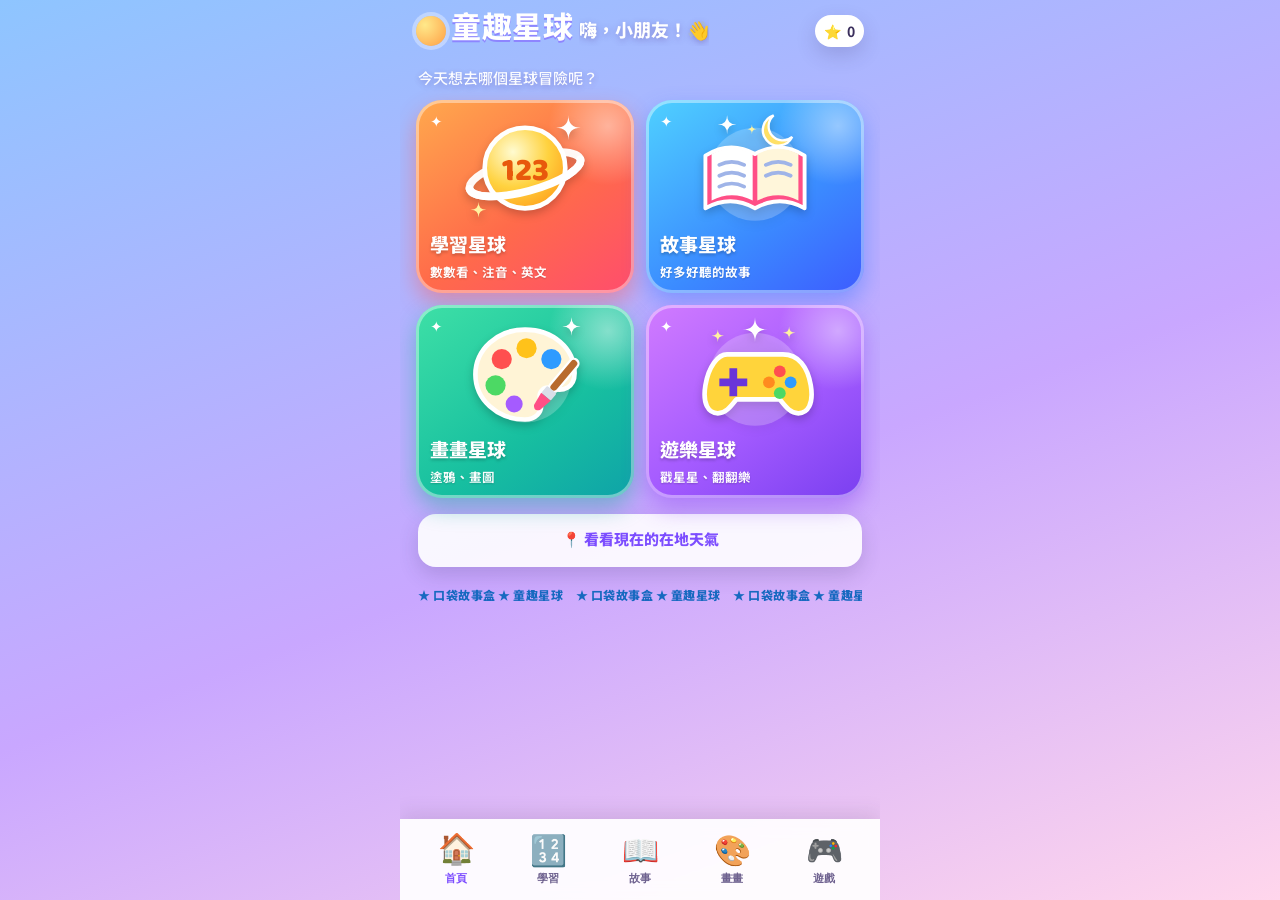
<file: index.html>
﻿<!doctype html>
<html lang="zh-Hant">
<head>
<meta charset="utf-8">
<meta name="viewport" content="width=device-width, initial-scale=1, viewport-fit=cover">
<title>童趣星球</title>
<meta name="claude:viewport-fit-sides" content="cover">
<!-- PWA:可加到手機主畫面,全螢幕開啟、可離線 -->
<link rel="manifest" href="manifest.webmanifest">
<meta name="theme-color" content="#8EC5FF">
<meta name="mobile-web-app-capable" content="yes">
<!-- iOS Safari 專用:加到主畫面後以 App 模式(無網址列)開啟 -->
<meta name="apple-mobile-web-app-capable" content="yes">
<meta name="apple-mobile-web-app-status-bar-style" content="black-translucent">
<meta name="apple-mobile-web-app-title" content="童趣星球">
<link rel="apple-touch-icon" href="icons/apple-touch-icon.png">
<link rel="preconnect" href="https://fonts.googleapis.com">
<link rel="preconnect" href="https://fonts.gstatic.com" crossorigin>
<link rel="stylesheet" href="https://fonts.googleapis.com/css2?family=Baloo+2:wght@500;600;700;800&family=Noto+Sans+TC:wght@500;700;900&display=swap">
<style>
  /* 版面概念：全螢幕手機 App，頂部標題＋中間內容＋底部星球導覽列；明亮太空童趣風（單一主題） */
  :root{
    color-scheme: light;
    --bg1:#8EC5FF; --bg2:#C9A7FF; --bg3:#FFD6EC;
    --card:#FFFFFF; --ink:#3A2E5C; --ink-soft:#6E618F;
    --p1:#7C4DFF;
    --c-coral:#FF6B6B; --c-sun:#FFC93C; --c-mint:#28C7A8; --c-sky:#3BA9FF; --c-grape:#B06BFF;
    --shadow:0 8px 20px rgba(58,46,92,.18);
    --radius:26px;
    --font-d:"Baloo 2","Noto Sans TC",system-ui,sans-serif;
    --font-b:"Noto Sans TC",system-ui,sans-serif;
  }
  *{box-sizing:border-box}
  html,body{height:100%}
  body{
    margin:0; font-family:var(--font-b); color:var(--ink);
    background:linear-gradient(160deg,var(--bg1) 0%,var(--bg2) 55%,var(--bg3) 100%);
    background-attachment:fixed;
    -webkit-tap-highlight-color:transparent; user-select:none;
  }
  #app{ height:100%; max-width:480px; margin:0 auto; display:flex; flex-direction:column; position:relative; overflow:hidden; }

  header{ flex:0 0 auto; display:flex; align-items:center; gap:6px;
    padding:14px max(16px,env(safe-area-inset-left,0px)) 10px max(16px,env(safe-area-inset-right,0px)); }
  .logo{font-family:var(--font-d); font-weight:800; font-size:30px; line-height:1.1; letter-spacing:.5px; white-space:nowrap; flex:0 0 auto;
    color:#fff; text-shadow:0 2px 0 rgba(124,77,255,.5); display:flex; align-items:center; gap:5px}
  /* 問候語放在「童趣星球」右邊;窄螢幕時自動縮字,不會擠掉星星數 */
  .hdr-hi{font-family:var(--font-d); font-weight:800; font-size:clamp(13px,3.9vw,18px); color:#fff; white-space:nowrap;
    overflow:hidden; text-overflow:clip; min-width:0; text-shadow:0 2px 6px rgba(80,50,140,.35)}
  .logo .planet{width:30px;height:30px;flex:0 0 auto;border-radius:50%;
    background:radial-gradient(circle at 30% 30%,#FFE98A,#FF9F45);box-shadow:0 0 0 4px rgba(255,255,255,.35)}
  .stars-badge{margin-left:auto; background:#fff; color:var(--ink); font-weight:700;
    border-radius:999px; padding:6px 9px; flex:0 0 auto; display:flex; align-items:center; gap:6px; box-shadow:var(--shadow); font-size:14px}

  main{flex:1 1 auto; overflow-y:auto; -webkit-overflow-scrolling:touch;
    padding:4px max(16px,env(safe-area-inset-left,0px)) 14px max(16px,env(safe-area-inset-right,0px));}
  .screen[hidden]{display:none!important}
  [hidden]{display:none!important}

  .hello{color:#fff; margin:6px 2px 12px; text-shadow:0 2px 6px rgba(80,50,140,.35);
    display:flex; align-items:center; gap:14px}
  .hello-text{min-width:0}
  .hello h1{font-family:var(--font-d); font-size:24px; margin:0 0 2px}
  .hello p{margin:0; font-weight:500; opacity:.95; font-size:15px}
  .wx{margin:16px 2px 4px}
  .wx-btn{width:100%; border:0; cursor:pointer; background:rgba(255,255,255,.9); color:var(--p1); font-family:var(--font-d); font-weight:800; font-size:15px; border-radius:18px; padding:14px; box-shadow:var(--shadow)}
  .wx-btn:active{transform:scale(.97)}
  .wx-data{background:rgba(255,255,255,.93); border-radius:18px; padding:14px 16px; box-shadow:var(--shadow)}
  .wx-place{font-weight:800; color:var(--ink); font-size:16px; margin-bottom:8px}
  .wx-rows{display:flex; gap:10px}
  .wx-item{flex:1; background:#F3EEFF; border-radius:14px; padding:10px 4px; text-align:center; display:flex; flex-direction:column; gap:3px; align-items:center}
  .wx-item .wx-ic{font-size:34px}
  .wx-item span:nth-child(2){font-weight:800; color:var(--ink); font-size:17px}
  .wx-lbl{font-size:11px; color:var(--ink-soft); font-weight:600}
  .wx-tip{margin-bottom:10px; background:#EAF4FF; color:#17324F; border-radius:12px; padding:10px 12px; font-size:15px; font-weight:800; text-align:center; line-height:1.4}
  .wx-tip:empty{display:none}
  .wx-note{font-size:11px; color:var(--ink-soft); margin-top:8px; text-align:center; font-weight:600}
  .marquee{overflow:hidden; white-space:nowrap; background:transparent; margin:10px 2px 2px; padding:4px 0}
  .marquee-track{display:inline-block; white-space:nowrap; animation:marq 16s linear infinite; font-family:var(--font-d); font-weight:800; font-size:12px; letter-spacing:.5px; color:#1769C0}
  @keyframes marq{ from{transform:translateX(0)} to{transform:translateX(-50%)} }

  .worlds{display:grid; grid-template-columns:1fr 1fr; gap:12px}
  .world{border:0; cursor:pointer; color:#fff; border-radius:var(--radius); padding:12px 14px 12px;
    text-align:left; box-shadow:var(--shadow); position:relative; overflow:hidden; min-height:124px;
    display:flex; flex-direction:column; justify-content:flex-end; font-family:var(--font-b); transition:transform .12s ease}
  .world:active{transform:scale(.96)}
  .world .emoji{font-size:52px; line-height:1; filter:drop-shadow(0 3px 3px rgba(0,0,0,.18))}
  .world .wname{font-family:var(--font-d); font-weight:800; font-size:19px; margin-top:4px; text-shadow:0 2px 3px rgba(0,0,0,.22); position:relative; z-index:1}
  .world .wdesc{font-size:12.5px; font-weight:700; opacity:.97; text-shadow:0 1px 2px rgba(0,0,0,.2); position:relative; z-index:1}
  /* 星球卡片:更飽和的漸層 + 白色內框 + 右上光暈 + 閃爍小星 + 圖示上下漂浮 */
  .worlds .world{min-height:172px; box-shadow:inset 0 0 0 3px rgba(255,255,255,.4), 0 10px 22px var(--wsh,rgba(58,46,92,.25))}
  .worlds .world::before{content:''; position:absolute; right:-34px; top:-34px; width:120px; height:120px; border-radius:50%;
    background:radial-gradient(circle,rgba(255,255,255,.45),rgba(255,255,255,0) 70%); pointer-events:none}
  .worlds .world::after{content:'✦'; position:absolute; left:14px; top:10px; color:#fff; font-size:15px; pointer-events:none;
    animation:wtwk 2.2s ease-in-out infinite}
  .world .ico{width:124px; height:124px; margin:-6px 0 -4px; display:block; align-self:center; position:relative; z-index:1;
    filter:drop-shadow(0 4px 4px rgba(0,0,0,.2)); animation:wbob 3s ease-in-out infinite}
  .w-story .ico{animation-delay:-.75s} .w-draw .ico{animation-delay:-1.5s} .w-game .ico{animation-delay:-2.25s}
  .w-story::after{animation-delay:-.5s!important} .w-draw::after{animation-delay:-1.1s!important} .w-game::after{animation-delay:-1.6s!important}
  @keyframes wbob{ 0%,100%{transform:translateY(0) rotate(-2deg)} 50%{transform:translateY(-6px) rotate(2deg)} }
  @keyframes wtwk{ 0%,100%{opacity:.35; transform:scale(.8)} 50%{opacity:1; transform:scale(1.2)} }
  @media (prefers-reduced-motion:reduce){ .world .ico, .worlds .world::after{animation:none} }
  .w-learn{background:linear-gradient(145deg,#FFA94D 0%,#FF6B4A 55%,#FF4D6D 100%); --wsh:rgba(255,90,80,.45)}
  .w-story{background:linear-gradient(145deg,#4FD1FF 0%,#3B8BFF 60%,#3D5CFF 100%); --wsh:rgba(59,120,255,.45)}
  .w-draw{background:linear-gradient(145deg,#3EE0A6 0%,#17BFA0 60%,#0FA3A8 100%); --wsh:rgba(20,170,150,.45)}
  .w-game{background:linear-gradient(145deg,#D17BFF 0%,#A45BFF 55%,#7A3FF0 100%); --wsh:rgba(140,70,240,.45)}
  .w-full{grid-column:1 / -1; min-height:66px; flex-direction:row; align-items:center; gap:14px;
    background:linear-gradient(145deg,#FFD873,var(--c-sun)); color:#5a4512}
  .w-full .emoji{font-size:42px}
  .w-full .meta{display:flex;flex-direction:column}
  .w-full .wname{margin:0}
  .lock{margin-left:auto; background:rgba(255,255,255,.55); border-radius:999px; padding:6px 12px; font-weight:700; font-size:13px; color:#5a4512}

  .subhead{display:flex; align-items:center; gap:10px; margin:2px 0 14px; color:#fff; text-shadow:0 2px 6px rgba(80,50,140,.35)}
  .subhead h2{font-family:var(--font-d); font-size:23px; margin:0}
  .back{border:0; cursor:pointer; width:42px; height:42px; border-radius:50%; background:#fff;
    box-shadow:var(--shadow); font-size:20px; color:var(--ink); flex:0 0 auto}
  .back:active{transform:scale(.92)}

  /* 區塊選單（書架 / 關卡 / 遊戲選單）共用 */
  .hub{display:grid; grid-template-columns:1fr 1fr; gap:14px}
  .hubcard{border:0;cursor:pointer;color:#fff;border-radius:22px;padding:18px 12px;text-align:center;
    box-shadow:var(--shadow);min-height:150px;display:flex;flex-direction:column;align-items:center;justify-content:center;gap:8px;
    font-family:var(--font-b);transition:transform .12s ease}
  .hubcard:active{transform:scale(.95)}
  .hubcard .hemoji{font-size:60px;line-height:1;filter:drop-shadow(0 3px 3px rgba(0,0,0,.18))}
  .hubcard .hname{font-family:var(--font-d);font-weight:800;font-size:19px}
  .hubcard .hdesc{font-size:12px;opacity:.95;font-weight:600}
  .subbtn{border:0;cursor:pointer;background:#fff;color:var(--p1);font-weight:700;border-radius:14px;
    padding:9px 15px;font-size:14px;box-shadow:var(--shadow)}
  .subbtn:active{transform:scale(.95)}

  /* 畫畫 */
  #draw-wrap{display:flex; flex-direction:column; gap:12px}
  .canvas-box{background:#fff; border-radius:22px; box-shadow:var(--shadow); overflow:hidden; aspect-ratio:1/1; position:relative}
  #canvas{width:100%; height:100%; display:block; touch-action:none; cursor:crosshair}
  .tools{display:flex; flex-wrap:wrap; gap:10px; align-items:center; justify-content:center}
  .swatch{width:38px;height:38px;border-radius:50%;border:4px solid #fff;box-shadow:0 3px 8px rgba(0,0,0,.2);cursor:pointer}
  .swatch.on{outline:3px solid var(--ink); outline-offset:2px}
  .tbtn{border:0;cursor:pointer;background:#fff;border-radius:16px;padding:10px 14px;font-weight:700;
    color:var(--ink);box-shadow:var(--shadow);font-size:14px;display:flex;align-items:center;gap:6px}
  .tbtn:active{transform:scale(.94)}
  .sizes{display:flex;gap:8px;align-items:center;background:#fff;border-radius:16px;padding:6px 10px;box-shadow:var(--shadow)}
  .size-dot{border:0;background:var(--ink);border-radius:50%;cursor:pointer;opacity:.4}
  .size-dot.on{opacity:1}

  /* 故事 */
  #story-stage{background:var(--card); border-radius:var(--radius); box-shadow:var(--shadow); overflow:hidden}
  .story-pic{height:230px; display:flex; align-items:center; justify-content:center; font-size:128px;
    background:linear-gradient(160deg,#FFF3C4,#FFD6EC)}
  .story-text{padding:16px 18px 6px; font-size:18px; font-weight:700; line-height:1.6; min-height:88px}
  .story-nav{display:flex; align-items:center; gap:12px; padding:0 18px 18px}
  .dots{display:flex;gap:7px;margin:0 auto;flex-wrap:wrap;justify-content:center}
  .dots i{width:9px;height:9px;border-radius:50%;background:#D8CEF0;display:block}
  .dots i.on{background:var(--p1)}
  .story-sound{display:flex; gap:10px; justify-content:center; padding:8px 18px 0; flex-wrap:wrap}
  .soundbtn{border:0;cursor:pointer;background:#EDE7FF;color:var(--p1);font-weight:700;border-radius:14px;
    padding:10px 16px;font-size:15px;box-shadow:var(--shadow)}
  .soundbtn:active{transform:scale(.95)}
  .story-text.speaking{color:var(--p1)}
  .big{border:0;cursor:pointer;border-radius:18px;padding:12px 18px;font-family:var(--font-d);
    font-weight:800;font-size:16px;color:#fff;background:var(--p1);box-shadow:var(--shadow)}
  .big:active{transform:scale(.95)}
  .big.ghost{background:#EDE7FF;color:var(--p1)}
  .big[disabled]{opacity:.4}

  /* 學習 */
  .q-card{background:var(--card);border-radius:var(--radius);box-shadow:var(--shadow);padding:20px;text-align:center}
  .q-title{font-family:var(--font-d);font-weight:800;font-size:19px;margin:0 0 10px}
  .q-items{font-size:40px;line-height:1.3;min-height:110px;display:flex;align-items:center;justify-content:center;flex-wrap:wrap;gap:4px}
  .q-items.sum{font-family:var(--font-d);font-weight:800;font-size:30px;gap:8px}
  .q-items.sum .vis{font-size:30px;letter-spacing:1px}
  .opts{display:grid;grid-template-columns:repeat(5,1fr);gap:10px}
  .opt{border:0;cursor:pointer;aspect-ratio:1/1;border-radius:18px;background:#fff;box-shadow:var(--shadow);
    font-family:var(--font-d);font-weight:800;font-size:24px;color:var(--p1)}
  .opt:active{transform:scale(.92)}
  .opt.good{background:var(--c-mint);color:#fff}
  .opt.bad{background:var(--c-coral);color:#fff}
  .color-opts{display:grid;grid-template-columns:repeat(2,1fr);gap:14px}
  .color-opt{border:0;cursor:pointer;aspect-ratio:1.7/1;border-radius:20px;box-shadow:var(--shadow);border:4px solid #fff}
  .color-opt:active{transform:scale(.95)}
  .shape-opts{display:grid;grid-template-columns:repeat(2,1fr);gap:14px}
  .shape-opt{border:0;cursor:pointer;aspect-ratio:1.7/1;border-radius:20px;box-shadow:var(--shadow);background:#fff;font-size:64px;line-height:1}
  .shape-opt:active{transform:scale(.95)}
  .opts-word{display:grid;grid-template-columns:repeat(2,1fr);gap:14px}
  .word-opt{border:0;cursor:pointer;border-radius:18px;padding:18px 10px;background:#fff;color:var(--p1);font-family:var(--font-d);font-weight:800;font-size:28px;box-shadow:var(--shadow)}
  .word-opt:active{transform:scale(.95)}
  .cmp-opts{display:grid;grid-template-columns:1fr 1fr;gap:14px}
  .cmp-opt{border:0;cursor:pointer;min-height:140px;border-radius:20px;background:#fff;box-shadow:var(--shadow);font-size:40px;line-height:1.3;padding:16px;word-break:break-all}
  .cmp-opt.good{background:var(--c-mint)}
  .cmp-opt.bad{background:var(--c-coral)}
  .cmp-opt:active{transform:scale(.96)}
  .sp-word{font-family:var(--font-d);font-weight:800;font-size:56px;color:var(--p1);line-height:1}
  .sp-zh{font-size:20px;font-weight:700;color:var(--ink-soft);margin-top:4px}
  .sp-tip{margin-top:12px;background:#EAF4FF;color:var(--ink);border-radius:14px;padding:10px 14px;font-size:16px;font-weight:700;line-height:1.5;text-align:center}
  .sp-opts{display:flex;flex-wrap:wrap;gap:10px;justify-content:center;margin-top:4px}
  .sp-btn{border:0;cursor:pointer;background:#EDE7FF;color:var(--p1);font-family:var(--font-d);font-weight:800;border-radius:16px;padding:12px 16px;font-size:15px;box-shadow:var(--shadow)}
  .sp-btn.big{background:var(--p1);color:#fff}
  .sp-btn.rec{background:var(--c-coral);color:#fff}
  .sp-btn.ghost{background:#fff;color:var(--ink)}
  .sp-btn:disabled{opacity:.4}
  .wr-pad{position:relative;width:260px;height:260px;margin:0 auto 4px;background:#fff;border-radius:20px;box-shadow:var(--shadow);overflow:hidden}
  .wr-ghost{position:absolute;inset:0;display:flex;align-items:center;justify-content:center;font-family:var(--font-d);font-weight:800;font-size:190px;color:#E7E2F7;line-height:1;pointer-events:none}
  .wr-canvas{position:absolute;inset:0;width:100%;height:100%;touch-action:none}
  .wr-ghost-svg{position:absolute;inset:0;width:100%;height:100%;pointer-events:none}
  .wr-opts{display:flex;flex-wrap:wrap;gap:10px;justify-content:center;margin-top:8px}
  .zrow{display:flex;gap:10px;justify-content:center;flex-wrap:wrap}
  .mul-grid{display:grid;grid-template-columns:repeat(4,1fr);gap:10px}
  .mul-grid.g3{grid-template-columns:repeat(3,1fr)}
  .mul-pick{border:0;cursor:pointer;aspect-ratio:1/1;border-radius:16px;background:linear-gradient(145deg,#FFB347,#FF8A5B);
    color:#fff;font-family:var(--font-d);font-weight:800;font-size:30px;box-shadow:var(--shadow)}
  .mul-pick:active{transform:scale(.93)}
  .mul-rows{display:flex;flex-direction:column;gap:10px}
  .mul-row{border:0;cursor:pointer;background:#F3EEFF;border-radius:14px;padding:18px 16px;
    font-family:var(--font-d);font-weight:800;font-size:32px;color:var(--ink);text-align:center;box-shadow:var(--shadow)}
  .mul-row.on{background:var(--c-mint);color:#fff;transform:scale(1.03)}
  .mul-pick.on{background:var(--c-mint)}
  .zh-wall{display:grid;grid-template-columns:repeat(6,1fr);gap:8px}
  .zh-cell{border:0;cursor:pointer;background:#F3EEFF;border-radius:12px;padding:12px 0;font-family:var(--font-d);font-weight:800;font-size:28px;color:var(--p1);box-shadow:var(--shadow)}
  .zh-cell:active{transform:scale(.9)}
  .zh-cell.on{background:var(--c-mint);color:#fff}
  /* 大頭貼 */
  .home-avatar{width:64px;height:64px;border-radius:50%;object-fit:cover;border:4px solid #fff;box-shadow:var(--shadow);margin:0;flex:0 0 auto;display:block}
  #avStage{position:relative;max-width:290px;margin:0 auto}
  .av-frame{width:100%;aspect-ratio:1/1;border-radius:50%;overflow:hidden;background:#EDE7FF;box-shadow:var(--shadow);border:5px solid #fff}
  #avCanvas{width:100%;height:100%;display:block;touch-action:manipulation;cursor:pointer}
  .av-overlay{position:absolute;inset:0;border-radius:50%;display:flex;flex-direction:column;align-items:center;justify-content:center;gap:10px;background:rgba(124,77,255,.92);color:#fff;text-align:center;padding:18px}
  .av-overlay h3{font-family:var(--font-d);font-size:19px;margin:0}
  .av-overlay p{margin:0;font-weight:600;font-size:14px}
  .av-gate{display:flex;gap:8px;flex-wrap:wrap;justify-content:center}
  .av-gate button{border:0;cursor:pointer;width:50px;height:50px;border-radius:14px;background:#fff;color:var(--p1);font-family:var(--font-d);font-weight:800;font-size:20px;box-shadow:var(--shadow)}
  .av-sticker{border:0;cursor:pointer;background:#fff;border-radius:14px;padding:6px 10px;font-size:26px;box-shadow:var(--shadow)}
  .av-sticker.on{outline:3px solid var(--p1);outline-offset:1px}
  /* 家長確認彈窗 + 考卷工具 */
  .modal{position:fixed;inset:0;background:rgba(40,30,70,.55);display:flex;align-items:center;justify-content:center;z-index:60;padding:20px}
  .modal-card{background:#fff;border-radius:22px;padding:24px;text-align:center;max-width:320px;box-shadow:var(--shadow)}
  .modal-card h3{font-family:var(--font-d);margin:0 0 6px;font-size:20px}
  .modal-card p{color:var(--ink-soft);font-weight:800;font-size:22px;margin:0 0 14px}
  #docCanvas{width:100%;height:auto;border-radius:12px;background:#fff;display:block;margin-top:10px;box-shadow:var(--shadow)}
  .doc-note{font-size:12px;color:var(--ink-soft);font-weight:600;margin-top:8px;line-height:1.5}
  .feedback{text-align:center;font-weight:800;font-size:18px;min-height:26px;color:#fff;text-shadow:0 2px 6px rgba(80,50,140,.35)}

  /* 遊戲：戳星星 */
  #game-area{position:relative;background:linear-gradient(170deg,#2b2466,#4a2f91);border-radius:var(--radius);
    box-shadow:var(--shadow);overflow:hidden;height:340px}
  .hud{display:flex;gap:10px;margin-bottom:12px}
  .hud .chip{flex:1;background:#fff;border-radius:16px;box-shadow:var(--shadow);padding:10px;text-align:center}
  .hud .chip b{display:block;font-family:var(--font-d);font-size:22px;color:var(--p1)}
  .hud .chip span{font-size:12px;color:var(--ink-soft);font-weight:600}
  .target{position:absolute;font-size:42px;cursor:pointer;transform:translate(-50%,-50%) scale(1);animation:pop .25s ease;will-change:transform}
  @keyframes pop{from{transform:translate(-50%,-50%) scale(0)}to{transform:translate(-50%,-50%) scale(1)}}
  .game-start{position:absolute;inset:0;display:flex;flex-direction:column;align-items:center;justify-content:center;gap:14px;
    background:rgba(20,15,45,.55);color:#fff;text-align:center;padding:20px}
  .game-start h3{font-family:var(--font-d);font-size:24px;margin:0}

  /* 記憶翻翻樂 */
  .mem-grid{display:grid;grid-template-columns:repeat(4,1fr);gap:10px}
  .mcard{border:0;cursor:pointer;aspect-ratio:1/1;border-radius:16px;background:linear-gradient(145deg,#8E7BFF,var(--p1));
    box-shadow:var(--shadow);font-size:34px;display:flex;align-items:center;justify-content:center;color:#fff;transition:transform .1s ease}
  .mcard:active{transform:scale(.95)}
  .mcard.flipped{background:#fff}
  .mcard.matched{background:var(--c-mint);opacity:.55}

  /* 家長專區 */
  #parent-wrap{display:flex;flex-direction:column;gap:14px}
  .gate{background:var(--card);border-radius:var(--radius);box-shadow:var(--shadow);padding:22px;text-align:center}
  .gate h3{font-family:var(--font-d);font-size:20px;margin:0 0 6px}
  .gate p{color:var(--ink-soft);font-weight:600;margin:0 0 16px;font-size:14px}
  .gate .ans{display:flex;gap:10px;justify-content:center;flex-wrap:wrap}
  .gate .ans button{border:0;cursor:pointer;width:60px;height:60px;border-radius:18px;background:#F1ECFF;
    font-family:var(--font-d);font-weight:800;font-size:24px;color:var(--p1);box-shadow:var(--shadow)}
  .plan{background:var(--card);border-radius:22px;box-shadow:var(--shadow);padding:16px;display:flex;align-items:center;gap:14px}
  .plan .price{font-family:var(--font-d);font-weight:800;font-size:22px;color:var(--p1)}
  .plan.best{outline:3px solid var(--c-sun)}
  .plan .tag{margin-left:auto}
  .pill{background:var(--c-sun);color:#5a4512;font-weight:800;border-radius:999px;padding:5px 11px;font-size:12px}
  .sec-title{color:#fff;font-family:var(--font-d);font-weight:800;font-size:18px;margin:6px 2px 0;text-shadow:0 2px 6px rgba(80,50,140,.35)}
  .biz-note{background:rgba(255,255,255,.85);border-radius:18px;padding:14px;font-size:13px;font-weight:600;color:var(--ink-soft);line-height:1.6}

  nav{flex:0 0 auto; display:flex; background:rgba(255,255,255,.92); backdrop-filter:blur(8px);
    box-shadow:0 -6px 18px rgba(58,46,92,.12);
    padding:8px max(10px,env(safe-area-inset-left,0px)) calc(8px + env(safe-area-inset-bottom,0px)) max(10px,env(safe-area-inset-right,0px));}
  nav button{flex:1;border:0;background:none;cursor:pointer;display:flex;flex-direction:column;align-items:center;gap:3px;
    padding:6px 2px;color:var(--ink-soft);font-weight:700;font-size:11px}
  nav button .ic{font-size:30px}
  nav button.on{color:var(--p1)}
  nav button.on .ic{transform:translateY(-2px)}

  .toast{position:fixed;left:50%;bottom:90px;transform:translateX(-50%) translateY(20px);opacity:0;
    background:var(--ink);color:#fff;font-weight:700;padding:12px 20px;border-radius:999px;box-shadow:var(--shadow);
    transition:all .25s ease;pointer-events:none;z-index:50;font-size:14px}
  .toast.show{opacity:1;transform:translateX(-50%) translateY(0)}
  @media (prefers-reduced-motion:reduce){*{animation:none!important;transition:none!important}}
</style>

<div id="app">
  <header>
    <div class="logo"><span class="planet"></span>童趣星球</div>
    <div class="hdr-hi">嗨，小朋友！👋</div>
    <div class="stars-badge">⭐ <span id="starCount">0</span></div>
  </header>

  <main>
    <!-- 首頁 -->
    <section class="screen" id="s-home">
      <div class="hello">
        <img id="homeAvatar" class="home-avatar" alt="我的大頭貼" hidden>
        <div class="hello-text">
          <p>今天想去哪個星球冒險呢？</p>
        </div>
      </div>
      <div class="worlds">
        <!-- 4 個星球:自繪 SVG 插圖(比 emoji 更亮眼、各手機顯示一致) -->
        <button class="world w-learn" data-go="learn">
          <svg class="ico" viewBox="0 0 80 80" aria-hidden="true">
            <defs><radialGradient id="gPlL" cx=".35" cy=".3" r=".8"><stop offset="0" stop-color="#FFFBD0"/><stop offset=".55" stop-color="#FFD23F"/><stop offset="1" stop-color="#FF9F1C"/></radialGradient></defs>
            <g transform="rotate(-15 40 44)"><ellipse cx="40" cy="44" rx="37" ry="11" fill="none" stroke="#fff" stroke-width="5" opacity=".95"/></g>
            <circle cx="40" cy="40" r="26" fill="url(#gPlL)" stroke="#fff" stroke-width="3"/>
            <text x="40" y="48" text-anchor="middle" font-size="21" font-weight="900" fill="#E8590C" style="font-family:'Baloo 2',sans-serif">123</text>
            <g transform="rotate(-15 40 44)"><path d="M3 44 A37 11 0 0 0 77 44" fill="none" stroke="#fff" stroke-width="5" stroke-linecap="round"/></g>
            <path d="M68 6 Q68 14 76 14 Q68 14 68 22 Q68 14 60 14 Q68 14 68 6Z" fill="#fff"/>
            <path d="M10 62 Q10 67 15 67 Q10 67 10 72 Q10 67 5 67 Q10 67 10 62Z" fill="#FFF3A0"/>
          </svg>
          <span class="wname">學習星球</span><span class="wdesc">數數看、注音、英文</span>
        </button>
        <button class="world w-story" data-go="story">
          <svg class="ico" viewBox="0 0 80 80" aria-hidden="true">
            <circle cx="40" cy="44" r="30" fill="#fff" opacity=".22"/>
            <path d="M52 6 a10 10 0 1 0 12 14 a8 8 0 1 1 -12 -14z" fill="#FFE066" stroke="#fff" stroke-width="1.5"/>
            <path d="M8 32 Q24 22 40 31 Q56 22 72 32 V66 Q56 57 40 66 Q24 57 8 66 Z" fill="#FF4F86" stroke="#fff" stroke-width="2.5" stroke-linejoin="round"/>
            <path d="M12 31 Q25 24 38.5 31 V61 Q25 54 12 61 Z" fill="#fff"/>
            <path d="M41.5 31 Q55 24 68 31 V61 Q55 54 41.5 61 Z" fill="#FFF6DA"/>
            <path d="M17 38 Q25 34 33 38 M17 45 Q25 41 33 45 M17 52 Q25 48 33 52 M47 38 Q55 34 63 38 M47 45 Q55 41 63 45" fill="none" stroke="#9FB4E8" stroke-width="2.4" stroke-linecap="round"/>
            <path d="M22 6 Q22 12 28 12 Q22 12 22 18 Q22 12 16 12 Q22 12 22 6Z" fill="#fff"/>
            <path d="M38 12 Q38 15 41 15 Q38 15 38 18 Q38 15 35 15 Q38 15 38 12Z" fill="#FFF3A0"/>
          </svg>
          <span class="wname">故事星球</span><span class="wdesc">好多好聽的故事</span>
        </button>
        <button class="world w-draw" data-go="draw">
          <svg class="ico" viewBox="0 0 80 80" aria-hidden="true">
            <circle cx="40" cy="42" r="30" fill="#fff" opacity=".22"/>
            <path d="M40 12 C58 12 72 24 72 40 C72 50 64 52 58 50 C52 48 48 52 50 58 C52 66 46 70 40 70 C22 70 8 57 8 41 C8 25 22 12 40 12Z" fill="#FFF4D6" stroke="#fff" stroke-width="3"/>
            <circle cx="25" cy="31" r="6.5" fill="#FF4F4F"/>
            <circle cx="41" cy="24" r="6.5" fill="#FFC21A"/>
            <circle cx="57" cy="31" r="6.5" fill="#2E9BFF"/>
            <circle cx="21" cy="48" r="6.5" fill="#4CD964"/>
            <circle cx="33" cy="60" r="5.5" fill="#A55BFF"/>
            <g transform="translate(58 50) rotate(40)">
              <rect x="-3" y="-24" width="6" height="26" rx="3" fill="#B86B2E" stroke="#fff" stroke-width="1.5"/>
              <rect x="-4" y="1" width="8" height="6" rx="1" fill="#D9DEE8"/>
              <path d="M-4 7 h8 l-1.5 9 q-2.5 3.5 -5 0z" fill="#FF4F86"/>
            </g>
            <path d="M70 4 Q70 10 76 10 Q70 10 70 16 Q70 10 64 10 Q70 10 70 4Z" fill="#fff"/>
          </svg>
          <span class="wname">畫畫星球</span><span class="wdesc">塗鴉、畫圖</span>
        </button>
        <button class="world w-game" data-go="game">
          <svg class="ico" viewBox="0 0 80 80" aria-hidden="true">
            <circle cx="40" cy="44" r="30" fill="#fff" opacity=".22"/>
            <path d="M22 28 h36 c10 0 16 8 18 20 c2 12 -2 18 -8 18 c-5 0 -8 -4 -12 -9 h-28 c-4 5 -7 9 -12 9 c-6 0 -10 -6 -8 -18 c2 -12 8 -20 14 -20z" fill="#FFD43B" stroke="#fff" stroke-width="3" stroke-linejoin="round"/>
            <path d="M23.5 37 h5 v6.5 h6.5 v5 h-6.5 v6.5 h-5 v-6.5 h-6.5 v-5 h6.5z" fill="#6A35D9"/>
            <circle cx="56" cy="39" r="3.8" fill="#FF4F4F"/>
            <circle cx="63" cy="46" r="3.8" fill="#2E9BFF"/>
            <circle cx="56" cy="53" r="3.8" fill="#4CD964"/>
            <circle cx="49" cy="46" r="3.8" fill="#FF8A1F"/>
            <path d="M40 4 Q40 12 48 12 Q40 12 40 20 Q40 12 32 12 Q40 12 40 4Z" fill="#fff"/>
            <path d="M62 10 Q62 14 66 14 Q62 14 62 18 Q62 14 58 14 Q62 14 62 10Z" fill="#FFF3A0"/>
            <path d="M16 12 Q16 16 20 16 Q16 16 16 20 Q16 16 12 16 Q16 16 16 12Z" fill="#FFF3A0"/>
          </svg>
          <span class="wname">遊樂星球</span><span class="wdesc">戳星星、翻翻樂</span>
        </button>
      </div>
      <div id="wx" class="wx">
        <button id="wxBtn" class="wx-btn">📍 看看現在的在地天氣</button>
        <div id="wxData" class="wx-data" hidden>
          <div class="wx-place" id="wxPlace">你附近</div>
          <div class="wx-tip" id="wxTip"></div>
          <div class="wx-rows">
            <div class="wx-item"><span class="wx-ic">🌡️</span><span id="wxTemp">—</span><span class="wx-lbl">溫度</span></div>
            <div class="wx-item"><span class="wx-ic">💧</span><span id="wxHum">—</span><span class="wx-lbl">濕度</span></div>
            <div class="wx-item"><span class="wx-ic">😷</span><span id="wxPm">—</span><span class="wx-lbl">PM2.5</span></div>
          </div>
          <div class="wx-note">資料來源：Open‑Meteo · PM2.5 為參考值</div>
        </div>
      </div>
      <div class="marquee"><span class="marquee-track">★ 口袋故事盒 ★ 童趣星球　★ 口袋故事盒 ★ 童趣星球　★ 口袋故事盒 ★ 童趣星球　★ 口袋故事盒 ★ 童趣星球　★ 口袋故事盒 ★ 童趣星球　★ 口袋故事盒 ★ 童趣星球　</span></div>
    </section>

    <!-- 畫畫星 -->
    <section class="screen" id="s-draw" hidden>
      <div class="subhead"><button class="back" data-go="home">←</button><h2>🎨 畫畫星球</h2></div>
      <div id="draw-wrap">
        <div class="canvas-box"><canvas id="canvas"></canvas></div>
        <div class="tools" id="palette"></div>
        <div class="tools">
          <div class="sizes" id="sizes"></div>
          <button class="tbtn" id="eraser">🧽 橡皮擦</button>
          <button class="tbtn" id="clear">🗑️ 清空</button>
          <button class="tbtn" id="saveDraw">⭐ 完成</button>
        </div>
        <div class="tools">
          <button class="tbtn" id="photoColoring">📷 拍照變著色圖</button>
        </div>
      </div>
    </section>

    <!-- 故事星球 -->
    <section class="screen" id="s-story" hidden>
      <div class="subhead"><button class="back" data-go="home">←</button><h2>📖 故事星球</h2></div>
      <!-- 書架 -->
      <div id="storyShelf" class="hub"></div>
      <!-- 閱讀器 -->
      <div id="story-stage" hidden>
        <div class="story-pic" id="storyPic">⭐</div>
        <div class="story-text" id="storyText"></div>
        <div class="story-sound">
          <button class="subbtn" id="toShelf">📚 回書架</button>
          <button class="soundbtn" id="replayBtn">🔊 再聽一次</button>
          <button class="soundbtn" id="muteBtn">🔊 聲音：開</button>
        </div>
        <div class="story-nav">
          <button class="big ghost" id="prevPage">← 上一頁</button>
          <div class="dots" id="storyDots"></div>
          <button class="big" id="nextPage">下一頁 →</button>
        </div>
      </div>
    </section>

    <!-- 學習星球 -->
    <section class="screen" id="s-learn" hidden>
      <div class="subhead"><button class="back" id="learnTopBack">←</button><h2>🔢 學習星球</h2></div>
      <div id="learnHub" class="hub">
        <button class="hubcard" style="background:linear-gradient(145deg,#FF8A5B,#FF6B6B)" data-learn="count">
          <span class="hemoji">🍎</span><span class="hname">數數看</span><span class="hdesc">數一數有幾個</span></button>
        <button class="hubcard" style="background:linear-gradient(145deg,#6FB7FF,#3BA9FF)" data-learn="add">
          <span class="hemoji">➕</span><span class="hname">加法</span><span class="hdesc">算算看多少</span></button>
        <button class="hubcard" style="background:linear-gradient(145deg,#C98CFF,#B06BFF)" data-learn="color">
          <span class="hemoji">🌈</span><span class="hname">認顏色</span><span class="hdesc">找出對的顏色</span></button>
        <button class="hubcard" style="background:linear-gradient(145deg,#FFB347,#FF8A5B)" data-learn="multiply">
          <span class="hemoji">✖️</span><span class="hname">九九乘法</span><span class="hdesc">跟著念乘法表</span></button>
        <button class="hubcard" style="background:linear-gradient(145deg,#5FD0E0,#3BA9FF)" data-learn="zhuyin">
          <span class="hemoji" style="font-family:var(--font-d)">ㄅ</span><span class="hname">注音</span><span class="hdesc">ㄅㄆㄇ 跟著念</span></button>
        <button class="hubcard" style="background:linear-gradient(145deg,#7D8CFF,#5B6BF0)" data-learn="abc">
          <span class="hemoji">🔤</span><span class="hname">念英文字</span><span class="hdesc">A B C 跟著念</span></button>
        <button class="hubcard" style="background:linear-gradient(145deg,#6FE3C9,#28C7A8)" data-learn="sub">
          <span class="hemoji">➖</span><span class="hname">減法</span><span class="hdesc">算算看剩多少</span></button>
        <button class="hubcard" style="background:linear-gradient(145deg,#FFD873,#FFB347)" data-learn="compare">
          <span class="hemoji">⚖️</span><span class="hname">比大小</span><span class="hdesc">哪邊比較多</span></button>
        <button class="hubcard" style="background:linear-gradient(145deg,#8ED0FF,#5BA8F0)" data-learn="shape">
          <span class="hemoji">🔷</span><span class="hname">認形狀</span><span class="hdesc">圓形方形三角形</span></button>
        <button class="hubcard" style="background:linear-gradient(145deg,#FF9FB2,#FF6B6B)" data-learn="emotion">
          <span class="hemoji">😊</span><span class="hname">認情緒</span><span class="hdesc">這是什麼心情</span></button>
        <button class="hubcard" style="background:linear-gradient(145deg,#B9A7FF,#8E6BE0)" data-learn="weather">
          <span class="hemoji">⛅</span><span class="hname">認天氣</span><span class="hdesc">晴天下雨多雲</span></button>
        <button class="hubcard" style="background:linear-gradient(145deg,#5FD0E0,#2BB0C7)" data-learn="speak">
          <span class="hemoji">🎤</span><span class="hname">英文發音</span><span class="hdesc">聽示範、錄音比對</span></button>
        <button class="hubcard" style="background:linear-gradient(145deg,#FFC078,#FF9F43)" data-learn="write">
          <span class="hemoji">🖊️</span><span class="hname">寫寫看</span><span class="hdesc">手指描注音數字</span></button>
      </div>
      <div id="learnPlay" hidden>
        <button class="subbtn" id="learnBack">↩ 選別的關卡</button>
        <div class="q-card" style="margin-top:12px">
          <p class="q-title" id="qTitle"></p>
          <div class="q-items" id="qItems"></div>
        </div>
        <div class="opts" id="qOpts" style="margin-top:14px"></div>
        <div class="feedback" id="qFeedback" style="margin-top:12px">加油！</div>
      </div>
    </section>

    <!-- 遊樂星球 -->
    <section class="screen" id="s-game" hidden>
      <div class="subhead"><button class="back" data-go="home">←</button><h2>🎮 遊樂星球</h2></div>
      <div id="gameHub" class="hub">
        <button class="hubcard" style="background:linear-gradient(145deg,#C98CFF,#B06BFF)" data-game="star">
          <span class="hemoji">⭐</span><span class="hname">戳星星</span><span class="hdesc">20 秒拿高分</span></button>
        <button class="hubcard" style="background:linear-gradient(145deg,#6FE3C9,#28C7A8)" data-game="memory">
          <span class="hemoji">🧠</span><span class="hname">記憶翻翻樂</span><span class="hdesc">找出一樣的</span></button>
        <button class="hubcard" style="background:linear-gradient(145deg,#FF9FB2,#FF6B6B)" data-game="avatar">
          <span class="hemoji">📸</span><span class="hname">我的大頭貼</span><span class="hdesc">自拍做頭像</span></button>
      </div>
      <!-- 戳星星 -->
      <div id="gameStar" hidden>
        <button class="subbtn" id="starBack" style="margin-bottom:10px">↩ 選別的遊戲</button>
        <div class="hud">
          <div class="chip"><b id="gScore">0</b><span>分數</span></div>
          <div class="chip"><b id="gTime">20</b><span>秒數</span></div>
          <div class="chip"><b id="gBest">0</b><span>最高分</span></div>
        </div>
        <div id="game-area">
          <div class="game-start" id="gameStart">
            <h3>⭐ 戳星星大挑戰</h3>
            <p>星星跳出來就快點戳它！<br>20 秒內看你能拿幾分～</p>
            <button class="big" id="gameGo">開始遊戲 ▶</button>
          </div>
        </div>
      </div>
      <!-- 記憶翻翻樂 -->
      <div id="gameMemory" hidden>
        <button class="subbtn" id="memBack" style="margin-bottom:10px">↩ 選別的遊戲</button>
        <div class="feedback" id="memInfo" style="margin-bottom:12px">翻開兩張一樣的卡片！</div>
        <div class="mem-grid" id="memGrid"></div>
      </div>
      <!-- 我的大頭貼 -->
      <div id="gameAvatar" hidden>
        <button class="subbtn" id="avBack" style="margin-bottom:10px">↩ 選別的遊戲</button>
        <div id="avStage">
          <div class="av-frame"><canvas id="avCanvas" width="600" height="600"></canvas></div>
          <div class="av-overlay" id="avOverlay">
            <h3>📸 做自己的大頭貼</h3>
            <p id="avGateMsg">請家長幫忙</p>
            <div class="av-gate" id="avGate"></div>
          </div>
        </div>
        <div class="tools" id="avStickers" style="margin-top:14px"></div>
        <div class="tools">
          <button class="tbtn" id="avRetake">🔄 重拍</button>
          <button class="tbtn" id="avUndo">↩ 復原</button>
          <button class="tbtn" id="avSave">⭐ 完成</button>
        </div>
      </div>
    </section>
  </main>

  <nav id="nav">
    <button data-go="home" class="on"><span class="ic">🏠</span>首頁</button>
    <button data-go="learn"><span class="ic">🔢</span>學習</button>
    <button data-go="story"><span class="ic">📖</span>故事</button>
    <button data-go="draw"><span class="ic">🎨</span>畫畫</button>
    <button data-go="game"><span class="ic">🎮</span>遊戲</button>
  </nav>
</div>
<div class="toast" id="toast"></div>
<div class="modal" id="adultModal" hidden>
  <div class="modal-card">
    <h3>🔒 請家長協助</h3>
    <p id="adultQ"></p>
    <div class="av-gate" id="adultAns"></div>
    <button class="subbtn" id="adultCancel" style="margin-top:14px">取消</button>
  </div>
</div>

<script>
(function(){
  "use strict";

  /* ---- 星星點數 ---- */
  var stars = 0;
  try{ var sv=localStorage.getItem('tq_stars'); if(sv!==null) stars=parseInt(sv,10)||0; }catch(e){}
  var starEl = document.getElementById('starCount');
  function renderStars(){ starEl.textContent = stars; }
  function addStars(n){ stars += n; try{ localStorage.setItem('tq_stars', String(stars)); }catch(e){} renderStars(); }
  renderStars();

  var toast = document.getElementById('toast'), toastT;
  function showToast(msg){ toast.textContent = msg; toast.classList.add('show');
    clearTimeout(toastT); toastT = setTimeout(function(){ toast.classList.remove('show'); }, 1600); }

  function soundOnLS(){ try{ return localStorage.getItem('tq_sound')!=='0'; }catch(e){ return true; } }

  /* ---- 導覽語音 ---- */
  var uiAudio = (typeof Audio!=='undefined') ? new Audio() : null;
  if(uiAudio){ uiAudio.preload='auto'; }
  var uiClips = { learn:'audio/nav_learn.mp3', story:'audio/nav_story.mp3', draw:'audio/nav_draw.mp3', game:'audio/nav_game.mp3' };
  /* uiSeq:每次切換畫面就 +1。排程中的語音若發現序號已變,代表小朋友已經點去別的地方,就不再播放。
     (修正:進首頁後馬上點學習星球,「嗨小朋友」的延遲語音仍會蓋掉導覽語音繼續播) */
  var uiSeq=0, uiTimer=null;
  function stopUi(){
    uiSeq++;
    if(uiTimer){ clearTimeout(uiTimer); uiTimer=null; }
    if(uiAudio){ try{ uiAudio.onended=null; uiAudio.onerror=null; uiAudio.pause(); uiAudio.currentTime=0; }catch(e){} }
  }
  function playUiSrc(src){ if(!uiAudio || !soundOnLS()) return; try{ uiAudio.onended=null; uiAudio.onerror=null; uiAudio.src=src; var p=uiAudio.play(); if(p&&p.catch) p.catch(function(){}); }catch(e){} }
  function playUiLater(src, ms){
    var my=uiSeq;
    if(uiTimer) clearTimeout(uiTimer);
    uiTimer=setTimeout(function(){ uiTimer=null; if(my===uiSeq) playUiSrc(src); }, ms);
  }
  function playUiClip(src, done){
    var my=uiSeq;
    if(!uiAudio || !soundOnLS()){ done(); return; }
    var finished=false;
    function fin(){ if(finished) return; finished=true; if(my===uiSeq) done(); }
    try{ uiAudio.onended=fin; uiAudio.onerror=fin; uiAudio.src=src; var p=uiAudio.play(); if(p&&p.catch) p.catch(fin); setTimeout(fin, 3000); }
    catch(e){ fin(); }
  }

  /* ---- 畫面切換 ---- */
  var screens = { home:'s-home', learn:'s-learn', story:'s-story', draw:'s-draw', game:'s-game' };
  var navBtns = document.querySelectorAll('#nav button');
  /* 匿名使用統計：記錄某個功能被用一次(不含任何個資) */
  function gcEvent(path, title){
    try{ if(window.goatcounter && window.goatcounter.count){
      window.goatcounter.count({ path: path, title: title || path, event: true });
    }}catch(e){}
  }
  /* 給後台統計用的中文名稱對照，讓 GoatCounter 一眼看懂是哪個星球/項目 */
  var WORLD_NAMES = { learn:'學習星球', story:'故事星球', draw:'畫畫星球', game:'遊樂星球' };
  var LEARN_NAMES = { count:'數數看', add:'加法', sub:'減法', compare:'比大小', color:'認顏色',
    shape:'認形狀', emotion:'認情緒', weather:'認天氣', multiply:'九九乘法', zhuyin:'注音',
    abc:'念英文字', speak:'英文發音', write:'寫寫看' };
  function go(name){
    for(var k in screens){ document.getElementById(screens[k]).hidden = (k!==name); }
    navBtns.forEach(function(b){ b.classList.toggle('on', b.getAttribute('data-go')===name); });
    document.querySelector('main').scrollTop = 0;
    stopSpeak(); stopStarGame(); stopMul(); stopZhAuto(); stopLtAuto();
    stopUi(); if(lrnAudio){ try{ lrnAudio.pause(); }catch(e){} }
    if(name==='draw'){ setTimeout(fitCanvas, 30); }
    if(name==='home'){ playUiLater('audio/greeting.mp3', 120); }
    if(name==='learn'){ showLearnHub(); playUiLater('audio/learn_pick.mp3', 150); }
    if(name==='story'){ showStoryShelf(); playUiLater('audio/story_pick.mp3', 150); }
    if(name==='game'){ showGameHub(); playUiLater('audio/game_pick.mp3', 150); }
  }
  function navTo(name){
    try{ stopSpeak(); }catch(e){}
    stopUi();
    if(lrnAudio){ try{ lrnAudio.pause(); }catch(e){} }
    if(name!=='home') gcEvent('go-'+name, WORLD_NAMES[name] || (name+' 星球'));
    /* 立刻切畫面，不等語音唸完（原本會卡住等整段播完或最多 3 秒）。
       go() 內部已會播各星球的提示音，操作更順。 */
    go(name);
  }
  document.addEventListener('click', function(e){
    var t = e.target.closest('[data-go]'); if(!t) return;
    navTo(t.getAttribute('data-go'));
  });

  /* ---- 畫畫 ---- */
  var canvas = document.getElementById('canvas'), ctx = canvas.getContext('2d');
  var colors = ['#3A2E5C','#FF6B6B','#FF9F45','#FFC93C','#28C7A8','#3BA9FF','#7C4DFF','#FF7FB6','#8B5E3C','#FFFFFF'];
  var curColor = '#FF6B6B', curSize = 10, erasing = false, lastPaint = null;
  var pal = document.getElementById('palette');
  colors.forEach(function(c){
    var s = document.createElement('div'); s.className='swatch'+(c===curColor?' on':''); s.style.background=c;
    s.addEventListener('click', function(){ curColor=c; erasing=false;
      document.querySelectorAll('.swatch').forEach(function(x){x.classList.remove('on')}); s.classList.add('on'); });
    pal.appendChild(s);
  });
  var sizes = document.getElementById('sizes'); [6,10,16,26].forEach(function(sz){
    var b=document.createElement('button'); b.className='size-dot'+(sz===curSize?' on':'');
    var d=Math.min(sz,22)+8; b.style.width=d+'px'; b.style.height=d+'px';
    b.addEventListener('click', function(){ curSize=sz; erasing=false;
      document.querySelectorAll('.size-dot').forEach(function(x){x.classList.remove('on')}); b.classList.add('on'); });
    sizes.appendChild(b);
  });
  function fitCanvas(){
    var r = canvas.getBoundingClientRect(); if(r.width<2) return;
    var dpr = Math.min(window.devicePixelRatio||1, 2);
    if(canvas._w === r.width) return;
    canvas.width = Math.round(r.width*dpr); canvas.height = Math.round(r.width*dpr); canvas._w = r.width;
    ctx.setTransform(dpr,0,0,dpr,0,0);
    ctx.fillStyle = '#fff'; ctx.fillRect(0,0,r.width,r.width);
    ctx.lineCap='round'; ctx.lineJoin='round';
  }
  window.addEventListener('resize', fitCanvas);
  function pos(e){ var r = canvas.getBoundingClientRect(); var p = e.touches ? e.touches[0] : e; return { x:(p.clientX-r.left), y:(p.clientY-r.top) }; }
  var drawing=false;
  function dStart(e){ drawing=true; lastPaint=pos(e); dPaint(e); e.preventDefault(); }
  function dPaint(e){ if(!drawing) return; var p = pos(e);
    ctx.strokeStyle = erasing ? '#fff' : curColor; ctx.lineWidth = erasing ? curSize*2.2 : curSize;
    ctx.beginPath(); ctx.moveTo(lastPaint.x,lastPaint.y); ctx.lineTo(p.x,p.y); ctx.stroke(); lastPaint = p; e.preventDefault(); }
  function dEnd(){ drawing=false; }
  canvas.addEventListener('mousedown',dStart); canvas.addEventListener('mousemove',dPaint); window.addEventListener('mouseup',dEnd);
  canvas.addEventListener('touchstart',dStart,{passive:false}); canvas.addEventListener('touchmove',dPaint,{passive:false}); canvas.addEventListener('touchend',dEnd);
  document.getElementById('eraser').addEventListener('click', function(){ erasing=true; showToast('橡皮擦模式 🧽'); });
  document.getElementById('clear').addEventListener('click', function(){ var r=canvas.getBoundingClientRect(); ctx.fillStyle='#fff'; ctx.fillRect(0,0,r.width,r.width); });
  document.getElementById('saveDraw').addEventListener('click', function(){ addStars(3); showToast('好棒的作品！+3 ⭐'); });

  /* ---- 拍照工具：家長確認 + 相機 + 影像處理（著色圖 / 考卷橡皮擦）---- */
  function askAdult(cb){
    var m=document.getElementById('adultModal'), q=document.getElementById('adultQ'), ans=document.getElementById('adultAns');
    var a=Math.floor(Math.random()*4)+2, b=Math.floor(Math.random()*4)+2, correct=a+b;
    q.textContent=a+' + '+b+' = ?';
    ans.innerHTML='';
    shuffle([correct,correct+1,correct-1,correct+2]).forEach(function(v){ var btn=document.createElement('button'); btn.textContent=v;
      btn.addEventListener('click', function(){ if(v===correct){ m.hidden=true; cb(); } else { showToast('答案不對喔'); askAdult(cb); } }); ans.appendChild(btn); });
    m.hidden=false;
  }
  document.getElementById('adultCancel').addEventListener('click', function(){ document.getElementById('adultModal').hidden=true; });
  function captureImage(cb, facing){
    var inp=document.createElement('input'); inp.type='file'; inp.accept='image/*'; inp.setAttribute('capture', facing||'environment');
    inp.addEventListener('change', function(){ var f=inp.files&&inp.files[0]; if(!f) return;
      var rd=new FileReader(); rd.onload=function(){ var img=new Image(); img.onload=function(){ cb(img); }; img.src=rd.result; }; rd.readAsDataURL(f); });
    inp.click();
  }
  function makeColoringPage(img){
    var mx=820, scale=Math.min(1, mx/Math.max(img.width,img.height));
    var w=Math.max(2,Math.round(img.width*scale)), h=Math.max(2,Math.round(img.height*scale));
    var c=document.createElement('canvas'); c.width=w; c.height=h; var x=c.getContext('2d'); x.drawImage(img,0,0,w,h);
    var d=x.getImageData(0,0,w,h).data, g=new Float32Array(w*h);
    for(var i=0;i<w*h;i++){ g[i]=0.299*d[i*4]+0.587*d[i*4+1]+0.114*d[i*4+2]; }
    var out=x.createImageData(w,h), o=out.data, thr=70;
    for(var y=0;y<h;y++){ for(var xx=0;xx<w;xx++){ var idx=y*w+xx, gx=0, gy=0;
      if(xx>0&&xx<w-1&&y>0&&y<h-1){ var tl=g[idx-w-1],tc=g[idx-w],tr=g[idx-w+1],ml=g[idx-1],mr=g[idx+1],bl=g[idx+w-1],bc=g[idx+w],br=g[idx+w+1];
        gx=(tr+2*mr+br)-(tl+2*ml+bl); gy=(bl+2*bc+br)-(tl+2*tc+tr); }
      var mag=Math.sqrt(gx*gx+gy*gy), v=mag>thr?0:255, p=idx*4; o[p]=o[p+1]=o[p+2]=v; o[p+3]=255;
    }}
    x.putImageData(out,0,0); return c;
  }
  function makeCleanDoc(img, removeColor){
    var mx=1100, scale=Math.min(1, mx/Math.max(img.width,img.height));
    var w=Math.round(img.width*scale), h=Math.round(img.height*scale);
    var c=document.createElement('canvas'); c.width=w; c.height=h; var x=c.getContext('2d'); x.drawImage(img,0,0,w,h);
    var im=x.getImageData(0,0,w,h), d=im.data;
    for(var i=0;i<d.length;i+=4){ var r=d[i],g=d[i+1],b=d[i+2]; var sat=Math.max(r,g,b)-Math.min(r,g,b); var lum=0.299*r+0.587*g+0.114*b;
      if(removeColor && sat>45 && Math.max(r,g,b)>70){ d[i]=d[i+1]=d[i+2]=255; }
      else { var v=lum<145?0:255; d[i]=d[i+1]=d[i+2]=v; }
    }
    x.putImageData(im,0,0); return c;
  }
  document.getElementById('photoColoring').addEventListener('click', function(){
    askAdult(function(){ captureImage(function(img){
      var c=makeColoringPage(img); fitCanvas(); var r=canvas.getBoundingClientRect();
      ctx.fillStyle='#fff'; ctx.fillRect(0,0,r.width,r.width);
      var s=Math.min(r.width/c.width, r.width/c.height), dw=c.width*s, dh=c.height*s;
      ctx.drawImage(c,(r.width-dw)/2,(r.width-dh)/2,dw,dh);
      showToast('變成著色圖囉！用筆塗顏色吧 🖍️');
    }, 'environment'); });
  });

  /* ---- 故事星球（書架＋多故事）---- */
  var stories = [
    { title:'小星星迷路了', cover:'🌟', pages:[
      {pic:'🌟', text:'在很遠很遠的天空上，住著一顆愛笑的小星星，名字叫做「亮亮」。牠每天都把黑黑的天空，照得亮晶晶的。'},
      {pic:'🚀', text:'有一天，亮亮坐上小火箭出去玩。牠飛呀飛，玩得好開心，結果飛得太遠太遠，找不到回家的路，迷路了！'},
      {pic:'🌙', text:'亮亮嚇得眼淚都快掉下來。這時候，溫柔的月亮婆婆看到了，輕輕地說：「別怕，跟著我的月光慢慢走，就能回家囉。」'},
      {pic:'🪐', text:'亮亮擦乾眼淚，沿著亮亮的月光往前走。路上牠經過了彩色的土星環，一閃一閃的，好漂亮呀！'},
      {pic:'🏠', text:'走著走著，亮亮終於看到了自己的家。牠開心地跳了起來，大聲說：「我回來了，回家真好！」'},
      {pic:'💤', text:'亮亮鑽進暖暖的雲朵被子裡，準備睡覺。小朋友也要早點睡覺喔，晚安～ 亮亮明天還要跟你一起玩呢！'}
    ]},
    { title:'小兔子分紅蘿蔔', cover:'🐰', pages:[
      {pic:'🐰', text:'小白兔在菜園裡努力地拔呀拔，終於拔到了一根好大好大的紅蘿蔔！牠高興得又蹦又跳。'},
      {pic:'🥕', text:'小白兔正想張開嘴巴大口吃，忽然看見好朋友小灰兔走了過來。小灰兔的肚子，餓得咕嚕咕嚕叫。'},
      {pic:'🤝', text:'小白兔想了想，決定把紅蘿蔔分成兩半。牠還把比較大的那一半，先讓給了小灰兔。'},
      {pic:'😋', text:'兩隻兔子坐在一起，咔滋咔滋地一起吃。牠們覺得，今天的紅蘿蔔特別特別甜！'},
      {pic:'❤️', text:'原來，好吃的東西和好朋友一起分享，快樂就會變成兩倍喔！'}
    ]},
    { title:'愛刷牙的小鱷魚', cover:'🐊', pages:[
      {pic:'🐊', text:'小鱷魚阿牙有一口白白亮亮的牙齒。可是呀，牠最討厭刷牙了，每次媽媽一叫，牠就想偷偷溜走。'},
      {pic:'🍭', text:'阿牙每天偷吃好多糖果，吃完又不刷牙就跑去睡覺。過了幾天，牠的牙齒開始一陣一陣地痛了起來。'},
      {pic:'🦷', text:'原來，牙齒上住進了小小的蛀蟲，一直在咬阿牙的牙齒。痛得阿牙哇哇大哭，連最愛的飯都吃不下。'},
      {pic:'🪥', text:'媽媽抱抱阿牙，教牠早上和晚上都要認真刷牙。刷呀刷，把牙齒上的小蛀蟲，通通刷得乾乾淨淨。'},
      {pic:'😁', text:'現在阿牙每天都乖乖刷牙，再也不怕蛀蟲了。牠一笑起來，牙齒又白又亮，看起來好神氣！'}
    ]},
    { title:'小鴨子學游泳', cover:'🦆', pages:[
      {pic:'🦆', text:'小鴨子嘟嘟第一次跟著媽媽來到池塘邊。牠看著亮亮的水，心裡有一點點害怕。'},
      {pic:'💧', text:'「水會不會把我沖走呀？」嘟嘟站在岸邊，兩隻腳不敢踏下去，身體還一直發抖。'},
      {pic:'🦢', text:'鴨媽媽慢慢游了過來，輕輕地說：「別怕，媽媽就在你旁邊。我們慢慢來，一步一步試試看。」'},
      {pic:'🏊', text:'嘟嘟深深吸了一口氣，鼓起勇氣把腳伸進水裡。牠啪啦啪啦地划呀划，身體居然浮起來了！'},
      {pic:'🌟', text:'「我會游泳了！」嘟嘟開心地大叫。原來只要勇敢地試一試，就能學會新本領呢。'}
    ]},
    { title:'螞蟻搬豆子', cover:'🐜', pages:[
      {pic:'🐜', text:'小螞蟻在回家的路上，發現了一顆好大好大的紅豆子。牠高興地想：「今天的晚餐有著落了！」'},
      {pic:'💪', text:'小螞蟻用力推呀推、拉呀拉，可是豆子好重好重，一動也不動。牠累得滿頭都是汗。'},
      {pic:'🐜', text:'小螞蟻想到一個好辦法，趕快跑回家，叫來了好多好多螞蟻朋友，一起來幫忙。'},
      {pic:'🤝', text:'大家排成長長的一排，一起喊著：「一、二、三，用力！」慢慢地把豆子抬了起來。'},
      {pic:'🏡', text:'就這樣，豆子終於搬回家了！原來人多力量大，大家一起做事，再重的東西也不怕。'}
    ]},
    { title:'不挑食的小恐龍', cover:'🦕', pages:[
      {pic:'🦕', text:'小恐龍阿朵最喜歡吃肉肉了。每次看到綠綠的青菜，牠就把頭轉到一邊，怎麼樣都不肯吃。'},
      {pic:'🥦', text:'「綠綠的菜我才不要吃啦！」阿朵嘟著嘴巴，把盤子裡的花椰菜，通通推到一邊去。'},
      {pic:'😟', text:'可是只吃肉肉、不吃青菜，阿朵跑沒幾步就沒力氣了，臉色也變得黃黃的。'},
      {pic:'🥗', text:'恐龍媽媽溫柔地說：「青菜會給你滿滿的力氣喔。來，乖乖試一口看看，好不好？」'},
      {pic:'💪', text:'阿朵小小地咬了一口青菜，咦，居然好好吃！從那天起，牠什麼都吃，身體變得活力滿滿。'}
    ]},
    { title:'彩虹橋', cover:'🌈', pages:[
      {pic:'🌧️', text:'嘩啦啦的雨停了，太陽公公探出頭來。天空想要送給大家一個驚喜——變出一座漂亮的彩虹橋。'},
      {pic:'🔴', text:'紅色第一個跳了出來，大聲說：「讓我來當最上面的第一條吧！」'},
      {pic:'🟢', text:'接著，橙色、黃色、綠色、藍色，也一個接著一個，乖乖地排好隊。'},
      {pic:'🌈', text:'七種顏色手牽著手，彎成一座又大又亮晶晶的彩虹橋，橫跨在天空上。'},
      {pic:'😊', text:'大家一起合作，就做出了全世界最美的彩虹！小朋友抬起頭，有沒有也看見了呢？'}
    ]},
    { title:'慢慢來的小烏龜', cover:'🐢', pages:[
      {pic:'🐢', text:'小烏龜豆豆走起路來慢吞吞的。大家常常笑牠：「你怎麼這麼慢呀！」豆豆聽了，心裡有點難過。'},
      {pic:'🏃', text:'有一次，大家一起去爬山。兔子一溜煙就跑得不見影子，只留下豆豆在後面，慢慢地爬。'},
      {pic:'🌼', text:'可是豆豆一點都不著急。牠一邊走，一邊看見了漂亮的小花，還聞到了香香的青草味。'},
      {pic:'🏁', text:'豆豆不急也不徐，一步一步往上爬。爬呀爬，牠居然是第一個爬到山頂的呢！'},
      {pic:'⭐', text:'原來，慢慢來也沒關係。只要不放棄、一直往前走，就一定會到達終點。'}
    ]},
    { title:'一顆小種子', cover:'🌱', pages:[
      {pic:'🌰', text:'在黑黑的泥土裡，住著一顆小小的種子。牠好想好想，看看外面的世界長什麼樣子。'},
      {pic:'💧', text:'有一天，天空下起了雨。雨水慢慢地滲進泥土裡，給了小種子滿滿的水分。'},
      {pic:'☀️', text:'雨停了，太陽公公露出笑臉，暖暖地照著大地。小種子覺得好舒服，身體癢癢的。'},
      {pic:'🌱', text:'小種子用力一鑽，長出了綠綠的小芽，從泥土裡探出頭來，第一次看見了藍藍的天空。'},
      {pic:'🌻', text:'牠每天喝水、曬太陽，慢慢長高。有一天，牠開出了一朵大大的向日葵，笑咪咪地對著太陽。'}
    ]},
    { title:'貓頭鷹老師說晚安', cover:'🦉', pages:[
      {pic:'🦉', text:'天黑了，森林裡的星星一顆顆亮了起來。貓頭鷹老師拍拍翅膀，要跟小動物們說晚安。'},
      {pic:'🐿️', text:'小松鼠跑了過來，抱住老師說：「老師晚安！謝謝你今天教我們認識天上的星星。」'},
      {pic:'🐰', text:'小兔子揉揉眼睛，打了一個好大好大的哈欠，靠在樹邊，快要睡著了。'},
      {pic:'🌙', text:'圓圓的月亮高高掛在天上，灑下柔柔的、暖暖的光，輕輕蓋在每一隻小動物身上。'},
      {pic:'💤', text:'「大家晚安，做個甜甜的好夢喔。」小動物們閉上眼睛，一個一個都睡著了。'}
    ]}
  ];
  var shelfColors = ['linear-gradient(145deg,#6FB7FF,#3BA9FF)','linear-gradient(145deg,#FF9FB2,#FF6B6B)','linear-gradient(145deg,#6FE3C9,#28C7A8)'];
  var curStory=0, page=0;
  var storyShelf=document.getElementById('storyShelf'), stageEl=document.getElementById('story-stage');
  var picEl=document.getElementById('storyPic'), txtEl=document.getElementById('storyText');
  var dotsEl=document.getElementById('storyDots'), prevB=document.getElementById('prevPage'), nextB=document.getElementById('nextPage');
  var replayBtn=document.getElementById('replayBtn'), muteBtn=document.getElementById('muteBtn');
  var dotNodes=[];

  // 語音：預錄音檔優先，手機原生 TTS / 瀏覽器語音備援
  var soundOn=soundOnLS(), zhVoice=null, hlTimer=null;
  function nativeTTS(){ return (window.Capacitor && window.Capacitor.Plugins && window.Capacitor.Plugins.TextToSpeech) ? window.Capacitor.Plugins.TextToSpeech : null; }
  var webTTS = ('speechSynthesis' in window) && ('SpeechSynthesisUtterance' in window);
  var narr = (typeof Audio!=='undefined') ? new Audio() : null;
  if(narr){ narr.preload='auto'; }
  function audioSrc(){ return 'audio/s'+(curStory+1)+'_'+(page+1)+'.mp3'; }
  function curText(){ return stories[curStory].pages[page].text; }
  function pickVoice(){ if(!webTTS) return; var vs = window.speechSynthesis.getVoices()||[];
    zhVoice = vs.filter(function(v){return /zh[-_]?TW/i.test(v.lang)})[0] || vs.filter(function(v){return /^zh/i.test(v.lang)})[0] || null; }
  if(webTTS){ pickVoice(); try{ window.speechSynthesis.onvoiceschanged=pickVoice; }catch(e){} }
  function markSpeaking(ms){ txtEl.classList.add('speaking'); clearTimeout(hlTimer);
    hlTimer=setTimeout(function(){ txtEl.classList.remove('speaking'); }, ms||4000); }
  function stopSpeak(){
    if(narr){ try{ narr.pause(); narr.currentTime=0; }catch(e){} }
    var n=nativeTTS(); if(n){ try{ n.stop(); }catch(e){} }
    if(webTTS){ try{ window.speechSynthesis.cancel(); }catch(e){} }
    clearTimeout(hlTimer); if(txtEl) txtEl.classList.remove('speaking');
  }
  function webSpeak(text){ if(!webTTS || !soundOn) return;
    try{ window.speechSynthesis.cancel(); var u=new SpeechSynthesisUtterance(text); u.lang='zh-TW'; if(zhVoice) u.voice=zhVoice; u.rate=0.9; u.pitch=1.1;
      u.onstart=function(){ markSpeaking(Math.max(2500, text.length*280)); }; u.onend=function(){ clearTimeout(hlTimer); txtEl.classList.remove('speaking'); };
      window.speechSynthesis.speak(u); }catch(e){} }
  function ttsSpeak(){ var text=curText(), n=nativeTTS();
    if(n){ try{ n.stop(); }catch(e){} markSpeaking(Math.max(2500, text.length*280));
      try{ var p=n.speak({ text:text, lang:'zh-TW', rate:1.0, pitch:1.1 }); if(p&&p.catch) p.catch(function(){ webSpeak(text); }); } catch(e){ webSpeak(text); }
    } else { webSpeak(text); } }
  function speakCurrent(){
    if(!soundOn) return; stopSpeak();
    if(narr){ try{ narr.src=audioSrc();
        narr.onplay=function(){ txtEl.classList.add('speaking'); };
        narr.onended=function(){ txtEl.classList.remove('speaking'); };
        narr.onerror=function(){ txtEl.classList.remove('speaking'); ttsSpeak(); };
        var pr=narr.play(); if(pr&&pr.catch) pr.catch(function(){ ttsSpeak(); });
      }catch(e){ ttsSpeak(); } } else { ttsSpeak(); }
  }
  function updateMuteBtn(){ muteBtn.textContent = soundOn ? '🔊 聲音：開' : '🔇 聲音：關'; }

  function buildShelf(){ storyShelf.innerHTML='';
    stories.forEach(function(s,idx){
      var b=document.createElement('button'); b.className='hubcard'; b.style.background=shelfColors[idx%shelfColors.length];
      b.innerHTML='<span class="hemoji">'+s.cover+'</span><span class="hname">'+s.title+'</span><span class="hdesc">'+s.pages.length+' 頁 · 有聲音</span>';
      b.addEventListener('click', function(){ openStory(idx); });
      storyShelf.appendChild(b);
    });
  }
  function showStoryShelf(){ stopSpeak(); stageEl.hidden=true; storyShelf.hidden=false; }
  function buildDots(){ dotsEl.innerHTML=''; stories[curStory].pages.forEach(function(){ dotsEl.appendChild(document.createElement('i')); }); dotNodes=dotsEl.querySelectorAll('i'); }
  function renderStory(){ var pg=stories[curStory].pages; picEl.textContent=pg[page].pic; txtEl.textContent=pg[page].text;
    dotNodes.forEach(function(d,i){ d.classList.toggle('on', i===page); });
    prevB.disabled = page===0; nextB.textContent = page===pg.length-1 ? '讀完囉 ⭐' : '下一頁 →'; }
  function openStory(idx){ curStory=idx; page=0; storyShelf.hidden=true; stageEl.hidden=false; buildDots(); renderStory(); speakCurrent();
    try{ gcEvent('story-'+idx, '故事星球｜'+(stories[idx]&&stories[idx].title||idx)); }catch(e){} }
  nextB.addEventListener('click', function(){ var pg=stories[curStory].pages;
    if(page<pg.length-1){ page++; renderStory(); speakCurrent(); }
    else { addStars(5); showToast('故事聽完了！+5 ⭐'); showStoryShelf(); } });
  prevB.addEventListener('click', function(){ if(page>0){ page--; renderStory(); speakCurrent(); } });
  replayBtn.addEventListener('click', speakCurrent);
  muteBtn.addEventListener('click', function(){ soundOn=!soundOn; updateMuteBtn();
    try{ localStorage.setItem('tq_sound', soundOn?'1':'0'); }catch(e){}
    if(!soundOn) stopSpeak(); else speakCurrent(); });
  document.getElementById('toShelf').addEventListener('click', showStoryShelf);
  updateMuteBtn();

  /* ---- 學習星球（數數看 / 加法 / 認顏色）---- */
  var fruits=['🍎','🍌','🍓','🍇','🍊','🍉','🐥','🐸','⭐','🎈'];
  var learnHub=document.getElementById('learnHub'), learnPlay=document.getElementById('learnPlay');
  var qTitle=document.getElementById('qTitle'), qItems=document.getElementById('qItems'),
      qOpts=document.getElementById('qOpts'), qFb=document.getElementById('qFeedback');
  var lrnAudio=(typeof Audio!=='undefined') ? new Audio() : null;
  // 學習區念字播放倍速（1.0 為原速，數字越大念越快）
  var LRN_RATE=1.3;   // 注音、念英文字
  var MUL_RATE=1.8;   // 九九乘法念得更快
  function playSeq(list, done, rate){
    if(!lrnAudio || !soundOnLS() || !list || !list.length){ if(done) setTimeout(done,120); return; }
    var r = rate || LRN_RATE;
    var i=0;
    function nx(){ if(i>=list.length){ if(done) done(); return; }
      var src=list[i++], fired=false; function g(){ if(fired) return; fired=true; nx(); }
      try{ lrnAudio.onended=g; lrnAudio.onerror=g; lrnAudio.src=src; try{ lrnAudio.playbackRate=r; }catch(e){} var p=lrnAudio.play(); if(p&&p.catch) p.catch(g); setTimeout(g,4000); }catch(e){ g(); }
    }
    nx();
  }
  function playClip(src, done){ playSeq([src], done); }

  var learnMode=null, answer=0, locked=false;
  function showLearnHub(){ stopMul(); stopZhAuto(); stopLtAuto(); spStop(); stopAnim(); learnMode=null; learnPlay.hidden=true; learnHub.hidden=false; }
  function startLearn(mode){ learnMode=mode; learnHub.hidden=true; learnPlay.hidden=false;
    gcEvent('learn-'+mode, '學習星球｜'+(LEARN_NAMES[mode]||mode));
    if(mode==='zhuyin'){ showZhuyinHome(); }
    else if(mode==='abc'){ showLetterGroups(); }
    else if(mode==='multiply'){ showMulPicker(); }
    else if(mode==='speak'){ spIdx=0; spBlobUrl=null; renderSpeak(); }
    else if(mode==='write'){ showWriteCats(); }
    else { newRound(); } }
  function mkNumBtn(n){ var b=document.createElement('button'); b.className='opt'; b.textContent=n; return b; }
  function onNum(n, b){
    if(locked) return; locked=true;
    playClip('audio/num_'+n+'.mp3', function(){
      if(n===answer){ b.classList.add('good'); qFb.textContent='答對了！好棒 🎉'; addStars(1);
        playClip('audio/correct.mp3', function(){ newRound(); }); }
      else { b.classList.add('bad'); qFb.textContent='再試一次喔～';
        playClip('audio/wrong.mp3', function(){ b.classList.remove('bad'); locked=false; }); }
    });
  }
  function shuffle(a){ for(var i=a.length-1;i>0;i--){ var j=Math.floor(Math.random()*(i+1)); var t=a[i];a[i]=a[j];a[j]=t; } return a; }
  function roundCount(){
    qTitle.textContent='數數看，一共有幾個呢？';
    answer=Math.floor(Math.random()*5)+1; var f=fruits[Math.floor(Math.random()*fruits.length)];
    qItems.className='q-items'; qItems.textContent=''; for(var i=0;i<answer;i++) qItems.appendChild(document.createTextNode(f));
    qOpts.className='opts'; qOpts.innerHTML='';
    for(var n=1;n<=5;n++){ (function(n){ var b=mkNumBtn(n); b.addEventListener('click', function(){ onNum(n,b); }); qOpts.appendChild(b); })(n); }
    playSeq(['audio/q_count.mp3']);
  }
  function roundAdd(){
    qTitle.textContent='算算看，等於多少呢？';
    var a=Math.floor(Math.random()*4)+1, b=Math.floor(Math.random()*4)+1; answer=a+b;
    var f=fruits[Math.floor(Math.random()*fruits.length)];
    var s1=''; for(var i=0;i<a;i++) s1+=f; var s2=''; for(i=0;i<b;i++) s2+=f;
    qItems.className='q-items sum';
    qItems.innerHTML='<span class="vis">'+s1+'</span><span>➕</span><span class="vis">'+s2+'</span><span>=</span><span>❓</span>';
    var set={}; set[answer]=1; var arr=[answer];
    while(arr.length<5){ var c=Math.max(1,Math.min(10, answer + (Math.floor(Math.random()*7)-3))); if(!set[c]){ set[c]=1; arr.push(c); } if(arr.length>=5) break; }
    shuffle(arr);
    qOpts.className='opts'; qOpts.innerHTML='';
    arr.forEach(function(n){ var b2=mkNumBtn(n); b2.addEventListener('click', function(){ onNum(n,b2); }); qOpts.appendChild(b2); });
    playSeq(['audio/num_'+a+'.mp3','audio/plus.mp3','audio/num_'+b+'.mp3','audio/equals.mp3']);
  }
  var colorList=[{k:'red',name:'紅色',hex:'#FF6B6B'},{k:'blue',name:'藍色',hex:'#3BA9FF'},{k:'yellow',name:'黃色',hex:'#FFC93C'},{k:'green',name:'綠色',hex:'#28C7A8'}];
  function roundColor(){
    var target=colorList[Math.floor(Math.random()*colorList.length)];
    qTitle.textContent='找找看，'+target.name+'在哪裡呢？';
    qItems.className='q-items'; qItems.textContent='🌈';
    var order=shuffle(colorList.slice());
    qOpts.className='color-opts'; qOpts.innerHTML='';
    order.forEach(function(c){
      var b=document.createElement('button'); b.className='color-opt'; b.style.background=c.hex;
      b.addEventListener('click', function(){
        if(locked) return; locked=true;
        playClip('audio/c_'+c.k+'.mp3', function(){
          if(c.k===target.k){ qFb.textContent='答對了！好棒 🎉'; addStars(1); playClip('audio/correct.mp3', function(){ newRound(); }); }
          else { qFb.textContent='再找找看喔～'; playClip('audio/wrong.mp3', function(){ locked=false; }); }
        });
      });
      qOpts.appendChild(b);
    });
    playSeq(['audio/q_'+target.k+'.mp3']);
  }
  // 減法（算算看剩多少，給星星）
  function roundSub(){
    qTitle.textContent='算算看，剩下多少呢？';
    var a=Math.floor(Math.random()*8)+2;          // 2~9
    var b=Math.floor(Math.random()*(a-1))+1;       // 1~(a-1)
    answer=a-b;                                      // 1~8
    var f=fruits[Math.floor(Math.random()*fruits.length)];
    var s1=''; for(var i=0;i<a;i++) s1+=f; var s2=''; for(i=0;i<b;i++) s2+=f;
    qItems.className='q-items sum';
    qItems.innerHTML='<span class="vis">'+s1+'</span><span>➖</span><span class="vis">'+s2+'</span><span>=</span><span>❓</span>';
    var set={}; set[answer]=1; var arr=[answer];
    while(arr.length<5){ var c=Math.max(1,Math.min(9, answer + (Math.floor(Math.random()*7)-3))); if(!set[c]){ set[c]=1; arr.push(c); } }
    shuffle(arr);
    qOpts.className='opts'; qOpts.innerHTML='';
    arr.forEach(function(n){ var b2=mkNumBtn(n); b2.addEventListener('click', function(){ onNum(n,b2); }); qOpts.appendChild(b2); });
    playSeq(['audio/num_'+a+'.mp3','audio/minus.mp3','audio/num_'+b+'.mp3','audio/equals.mp3']);
  }
  // 比大小（點比較多的那一邊）
  function roundCompare(){
    qTitle.textContent='哪一邊比較多呢？';
    var f=fruits[Math.floor(Math.random()*fruits.length)];
    var l=Math.floor(Math.random()*5)+1, r=Math.floor(Math.random()*5)+1;
    while(r===l){ r=Math.floor(Math.random()*5)+1; }
    var bigLeft=l>r;
    qItems.className='q-items'; qItems.textContent='⚖️';
    qOpts.className='cmp-opts'; qOpts.innerHTML='';
    function side(count, isLeft){
      var b=document.createElement('button'); b.className='cmp-opt';
      var s=''; for(var i=0;i<count;i++) s+=f; b.textContent=s;
      b.addEventListener('click', function(){
        if(locked) return; locked=true;
        if(isLeft===bigLeft){ b.classList.add('good'); qFb.textContent='答對了！好棒 🎉'; addStars(1); playClip('audio/correct.mp3', function(){ newRound(); }); }
        else { b.classList.add('bad'); qFb.textContent='再看看喔～'; playClip('audio/wrong.mp3', function(){ b.classList.remove('bad'); locked=false; }); }
      });
      return b;
    }
    qOpts.appendChild(side(l,true)); qOpts.appendChild(side(r,false));
    playSeq(['audio/q_more.mp3']);
  }
  // 認形狀
  var shapeList=[{k:'circle',name:'圓形',emoji:'⭕'},{k:'square',name:'正方形',emoji:'🟦'},{k:'triangle',name:'三角形',emoji:'🔺'},{k:'star',name:'星形',emoji:'⭐'}];
  function roundShape(){
    var target=shapeList[Math.floor(Math.random()*shapeList.length)];
    qTitle.textContent='找找看，'+target.name+'在哪裡呢？';
    qItems.className='q-items'; qItems.textContent='🔷';
    var order=shuffle(shapeList.slice());
    qOpts.className='shape-opts'; qOpts.innerHTML='';
    order.forEach(function(sp){
      var b=document.createElement('button'); b.className='shape-opt'; b.textContent=sp.emoji;
      b.addEventListener('click', function(){
        if(locked) return; locked=true;
        playClip('audio/shape_'+sp.k+'.mp3', function(){
          if(sp.k===target.k){ qFb.textContent='答對了！好棒 🎉'; addStars(1); playClip('audio/correct.mp3', function(){ newRound(); }); }
          else { qFb.textContent='再找找看喔～'; playClip('audio/wrong.mp3', function(){ locked=false; }); }
        });
      });
      qOpts.appendChild(b);
    });
    playSeq(['audio/shape_'+target.k+'.mp3']);
  }
  // 認情緒
  var emoList=[{k:'happy',name:'開心',emoji:'😊'},{k:'sad',name:'難過',emoji:'😢'},{k:'angry',name:'生氣',emoji:'😠'},{k:'scared',name:'害怕',emoji:'😨'}];
  function roundEmotion(){
    var target=emoList[Math.floor(Math.random()*emoList.length)];
    qTitle.textContent='這是什麼心情呢？';
    qItems.className='q-items'; qItems.innerHTML='<span style="font-size:110px;line-height:1">'+target.emoji+'</span>';
    var order=shuffle(emoList.slice());
    qOpts.className='opts-word'; qOpts.innerHTML='';
    order.forEach(function(em){
      var b=document.createElement('button'); b.className='word-opt'; b.textContent=em.name;
      b.addEventListener('click', function(){
        if(locked) return; locked=true;
        playClip('audio/emo_'+em.k+'.mp3', function(){
          if(em.k===target.k){ qFb.textContent='答對了！好棒 🎉'; addStars(1); playClip('audio/correct.mp3', function(){ newRound(); }); }
          else { qFb.textContent='再想想看喔～'; playClip('audio/wrong.mp3', function(){ locked=false; }); }
        });
      });
      qOpts.appendChild(b);
    });
    playSeq(['audio/q_emotion.mp3']);
  }
  // 認天氣
  var weaList=[{k:'sunny',name:'晴天',emoji:'☀️'},{k:'rain',name:'下雨',emoji:'🌧️'},{k:'cloud',name:'多雲',emoji:'☁️'},{k:'snow',name:'下雪',emoji:'❄️'}];
  function roundWeather(){
    var target=weaList[Math.floor(Math.random()*weaList.length)];
    qTitle.textContent='這是什麼天氣呢？';
    qItems.className='q-items'; qItems.innerHTML='<span style="font-size:110px;line-height:1">'+target.emoji+'</span>';
    var order=shuffle(weaList.slice());
    qOpts.className='opts-word'; qOpts.innerHTML='';
    order.forEach(function(we){
      var b=document.createElement('button'); b.className='word-opt'; b.textContent=we.name;
      b.addEventListener('click', function(){
        if(locked) return; locked=true;
        playClip('audio/wea_'+we.k+'.mp3', function(){
          if(we.k===target.k){ qFb.textContent='答對了！好棒 🎉'; addStars(1); playClip('audio/correct.mp3', function(){ newRound(); }); }
          else { qFb.textContent='再想想看喔～'; playClip('audio/wrong.mp3', function(){ locked=false; }); }
        });
      });
      qOpts.appendChild(b);
    });
    playSeq(['audio/q_weather.mp3']);
  }
  // 九九乘法：乘法表朗讀（跟著念，不是考試）
  var mulReciting=false, mulTimer=null;
  function stopMul(){ if(lrnAudio){ try{ lrnAudio.pause(); }catch(e){} } clearTimeout(mulTimer); mulReciting=false; }
  function showMulPicker(){
    stopMul();
    qTitle.textContent='九九乘法，想念哪一個呢？';
    qItems.className='mul-grid'; qItems.innerHTML='';
    for(var t=2;t<=9;t++){ (function(t){ var b=document.createElement('button'); b.className='mul-pick'; b.textContent=t+'×';
      b.addEventListener('click', function(){ showMulTable(t); }); qItems.appendChild(b); })(t); }
    qOpts.className='zrow'; qOpts.innerHTML=''; qFb.textContent='選一個數字，跟著一起念！';
  }
  function lineSeq(t,i){ return ['audio/num_'+t+'.mp3','audio/times.mp3','audio/num_'+i+'.mp3','audio/eq.mp3','audio/num_'+(t*i)+'.mp3']; }
  function highlightRow(i){ var rows=qItems.querySelectorAll('.mul-row'); rows.forEach(function(r){ r.classList.toggle('on', (+r.getAttribute('data-i'))===i); }); }
  function reciteAll(t){
    stopMul(); mulReciting=true; var i=1;
    function step(){ if(!mulReciting || i>9){ mulReciting=false; return; }
      highlightRow(i);
      playSeq(lineSeq(t,i), function(){ if(!mulReciting) return; i++; mulTimer=setTimeout(step, 120); }, MUL_RATE);
    }
    step();
  }
  function showMulTable(t){
    stopMul();
    qTitle.textContent=t+' 的乘法';
    qItems.className='mul-rows'; qItems.innerHTML='';
    for(var i=1;i<=9;i++){ (function(i){ var r=document.createElement('button'); r.className='mul-row'; r.setAttribute('data-i',i);
      r.textContent=t+' × '+i+' = '+(t*i);
      r.addEventListener('click', function(){ stopMul(); highlightRow(i); playSeq(lineSeq(t,i), null, MUL_RATE); });
      qItems.appendChild(r); })(i); }
    qOpts.className='zrow'; qOpts.innerHTML='';
    var playAll=document.createElement('button'); playAll.className='big'; playAll.textContent='▶ 整個念一遍';
    playAll.addEventListener('click', function(){ reciteAll(t); });
    var back=document.createElement('button'); back.className='big ghost'; back.textContent='↩ 換一個';
    back.addEventListener('click', showMulPicker);
    qOpts.appendChild(playAll); qOpts.appendChild(back);
    qFb.textContent='點一行聽發音，或按「整個念一遍」';
  }
  // 注音（跟著念字卡）
  var zhuyin=[
    {sym:'ㄅ',ex:'玻'},{sym:'ㄆ',ex:'坡'},{sym:'ㄇ',ex:'摸'},{sym:'ㄈ',ex:'佛'},{sym:'ㄉ',ex:'得'},{sym:'ㄊ',ex:'特'},
    {sym:'ㄋ',ex:'呢'},{sym:'ㄌ',ex:'勒'},{sym:'ㄍ',ex:'哥'},{sym:'ㄎ',ex:'科'},{sym:'ㄏ',ex:'喝'},{sym:'ㄐ',ex:'機'},
    {sym:'ㄑ',ex:'欺'},{sym:'ㄒ',ex:'西'},{sym:'ㄓ',ex:'知'},{sym:'ㄔ',ex:'吃'},{sym:'ㄕ',ex:'詩'},{sym:'ㄖ',ex:'日'},
    {sym:'ㄗ',ex:'資'},{sym:'ㄘ',ex:'疵'},{sym:'ㄙ',ex:'思'},{sym:'ㄚ',ex:'啊'},{sym:'ㄛ',ex:'喔'},{sym:'ㄜ',ex:'鵝'},
    {sym:'ㄝ',ex:'耶'},{sym:'ㄞ',ex:'愛'},{sym:'ㄟ',ex:'欸'},{sym:'ㄠ',ex:'熬'},{sym:'ㄡ',ex:'歐'},{sym:'ㄢ',ex:'安'},
    {sym:'ㄣ',ex:'恩'},{sym:'ㄤ',ex:'骯'},{sym:'ㄥ',ex:'鞥'},{sym:'ㄦ',ex:'兒'},{sym:'ㄧ',ex:'衣'},{sym:'ㄨ',ex:'烏'},{sym:'ㄩ',ex:'迂'}
  ];
  // 把 37 個注音分成 3 等分（13 / 12 / 12），每組起訖 index（含）
  var zhGroups=[[0,12],[13,24],[25,36]];
  var zhGroupLabels=['第一組','第二組','第三組'];
  var zhuyinIdx=0, zhCurGroup=0, zhAuto=false, zhAutoTimer=null, zhPicking=false;
  var zhView='home', zqTarget=-1, zqLocked=false;

  // 每念一次之間休息的毫秒數
  var ZH_REST_MS=800;

  function stopZhAuto(){ zhAuto=false; if(zhAutoTimer){ clearTimeout(zhAutoTimer); zhAutoTimer=null; } if(lrnAudio){ try{ lrnAudio.pause(); }catch(e){} } }

  function speakZhuyin(cb){ playClip('audio/z_'+(zhuyinIdx+1)+'.mp3', cb); }

  // 注音：玩法選單（字卡 / 注音牆 / 找找看）
  function showZhuyinHome(){
    stopZhAuto(); zhPicking=true; zhView='home';
    qTitle.textContent='注音寶寶，想怎麼學呢？';
    qItems.className='mul-grid g3'; qItems.innerHTML='';
    var modes=[
      {emoji:'📇', name:'字卡跟著念', fn:showZhuyinGroups},
      {emoji:'🧱', name:'注音牆', fn:showZhuyinWall},
      {emoji:'🔍', name:'找找看', fn:showZhuyinQuiz}
    ];
    modes.forEach(function(m){
      var b=document.createElement('button'); b.className='mul-pick';
      b.innerHTML='<div style="font-size:40px;line-height:1">'+m.emoji+'</div><div style="font-size:17px;margin-top:6px">'+m.name+'</div>';
      b.addEventListener('click', m.fn);
      qItems.appendChild(b);
    });
    qOpts.className='zrow'; qOpts.innerHTML='';
    qFb.textContent='選一種玩法開始吧！';
  }

  // 注音牆：37 個注音一次排出，點一個就念
  function showZhuyinWall(){
    stopZhAuto(); zhView='wall';
    qTitle.textContent='注音牆 · 點一個就念給你聽';
    qItems.className='zh-wall'; qItems.innerHTML='';
    zhuyin.forEach(function(z, i){
      var b=document.createElement('button'); b.className='zh-cell'; b.textContent=z.sym;
      b.addEventListener('click', function(){
        stopZhAuto();
        var cells=qItems.querySelectorAll('.zh-cell');
        for(var k=0;k<cells.length;k++) cells[k].classList.remove('on');
        b.classList.add('on');
        playClip('audio/z_'+(i+1)+'.mp3');
      });
      qItems.appendChild(b);
    });
    qOpts.className='zrow'; qOpts.innerHTML='';
    var bk=document.createElement('button'); bk.className='big ghost'; bk.textContent='↩ 換玩法';
    bk.addEventListener('click', showZhuyinHome);
    qOpts.appendChild(bk);
    qFb.textContent='想聽哪個注音，就點它！';
  }

  // 找找看：聽聲音，點出對的注音
  function zhOptionSet(target){
    var pool=[]; for(var i=0;i<zhuyin.length;i++){ if(i!==target) pool.push(i); }
    shuffle(pool);
    return shuffle([target, pool[0], pool[1], pool[2]]);
  }
  function showZhuyinQuiz(){ stopZhAuto(); zhView='quiz'; newZhuyinQuizRound(); }
  function newZhuyinQuizRound(){
    zqLocked=false;
    zqTarget=Math.floor(Math.random()*zhuyin.length);
    qTitle.textContent='找找看，哪一個是這個聲音呢？';
    qItems.className='mul-grid'; qItems.innerHTML='';
    zhOptionSet(zqTarget).forEach(function(idx){
      var b=document.createElement('button'); b.className='mul-pick'; b.style.fontFamily='var(--font-d)'; b.textContent=zhuyin[idx].sym;
      b.addEventListener('click', function(){
        if(zqLocked) return; zqLocked=true;
        playClip('audio/z_'+(idx+1)+'.mp3', function(){
          if(idx===zqTarget){ b.classList.add('on'); qFb.textContent='答對了！好棒 🎉'; addStars(1); playClip('audio/correct.mp3', function(){ newZhuyinQuizRound(); }); }
          else { qFb.textContent='再聽聽看喔～'; playClip('audio/wrong.mp3', function(){ zqLocked=false; }); }
        });
      });
      qItems.appendChild(b);
    });
    qOpts.className='zrow'; qOpts.innerHTML='';
    var rp=document.createElement('button'); rp.className='big'; rp.textContent='🔊 再聽一次';
    rp.addEventListener('click', function(){ playClip('audio/z_'+(zqTarget+1)+'.mp3'); });
    var bk=document.createElement('button'); bk.className='big ghost'; bk.textContent='↩ 換玩法';
    bk.addEventListener('click', showZhuyinHome);
    qOpts.appendChild(rp); qOpts.appendChild(bk);
    qFb.textContent='先聽聲音，再點對的注音！';
    playClip('audio/z_'+(zqTarget+1)+'.mp3');
  }

  // 選組畫面：三個大按鈕
  function showZhuyinGroups(){
    stopZhAuto();
    zhPicking=true; zhView='groups';
    qTitle.textContent='注音寶寶，選一組跟著念 ㄅㄆㄇ';
    qItems.className='mul-grid g3'; qItems.innerHTML='';
    for(var g=0; g<zhGroups.length; g++){ (function(g){
      var a=zhGroups[g][0], b=zhGroups[g][1];
      var btn=document.createElement('button'); btn.className='mul-pick'; btn.style.fontFamily='var(--font-d)';
      btn.innerHTML='<div style="font-size:14px;opacity:.9;margin-bottom:4px">'+zhGroupLabels[g]+'</div><div style="font-size:26px">'+zhuyin[a].sym+'～'+zhuyin[b].sym+'</div>';
      btn.addEventListener('click', function(){ startZhuyinGroup(g); });
      qItems.appendChild(btn);
    })(g); }
    qOpts.className='zrow'; qOpts.innerHTML='';
    qFb.textContent='選一組，會自動一個一個念給你聽！';
  }

  // 選好一組：從該組第一個開始，自動播放
  function startZhuyinGroup(g){
    zhCurGroup=g; zhuyinIdx=zhGroups[g][0];
    startZhAuto();
  }

  // 開始自動播放：念目前這個 → 休息 1.5 秒 → 換下一個
  function startZhAuto(){ stopZhAuto(); zhAuto=true; autoStep(); }
  function autoStep(){
    if(!zhAuto) return;
    renderZhuyin();
    speakZhuyin(function(){
      if(!zhAuto) return;
      var ge=zhGroups[zhCurGroup][1];
      if(zhuyinIdx < ge){
        zhAutoTimer=setTimeout(function(){ if(!zhAuto) return; zhuyinIdx++; autoStep(); }, ZH_REST_MS);
      } else {
        zhAuto=false; zhAutoTimer=null;
        addStars(1); showToast(zhGroupLabels[zhCurGroup]+'念完囉！+1 ⭐');
        renderZhuyin();
      }
    });
  }

  function renderZhuyin(){
    zhPicking=false; zhView='card';
    var z=zhuyin[zhuyinIdx];
    var gs=zhGroups[zhCurGroup][0], ge=zhGroups[zhCurGroup][1];
    qTitle.textContent=zhGroupLabels[zhCurGroup]+'　注音寶寶，跟著念';
    qItems.className='q-items'; qItems.innerHTML='<span style="font-size:110px;line-height:1;font-family:var(--font-d);color:var(--p1)">'+z.sym+'</span>';
    qFb.textContent='第 '+(zhuyinIdx-gs+1)+' / '+(ge-gs+1)+' 個　·　像「'+z.ex+'」的聲音';
    qOpts.className='zrow'; qOpts.innerHTML='';

    var pv=document.createElement('button'); pv.className='big ghost'; pv.textContent='← 上一個'; pv.disabled=zhuyinIdx<=gs;
    pv.addEventListener('click', function(){ stopZhAuto(); if(zhuyinIdx>gs){ zhuyinIdx--; renderZhuyin(); speakZhuyin(); } });

    var auto=document.createElement('button'); auto.className='big'; auto.textContent = zhAuto ? '⏸ 暫停' : '▶ 自動播放';
    auto.addEventListener('click', function(){ if(zhAuto){ stopZhAuto(); renderZhuyin(); } else { startZhAuto(); } });

    var rp=document.createElement('button'); rp.className='big ghost'; rp.textContent='🔊 再念一次';
    rp.addEventListener('click', function(){ stopZhAuto(); renderZhuyin(); speakZhuyin(); });

    var nx=document.createElement('button'); nx.className='big ghost'; nx.textContent = zhuyinIdx>=ge ? '念完囉 ⭐' : '下一個 →';
    nx.addEventListener('click', function(){ stopZhAuto();
      if(zhuyinIdx<ge){ zhuyinIdx++; renderZhuyin(); speakZhuyin(); }
      else { addStars(1); showToast(zhGroupLabels[zhCurGroup]+'念完囉！+1 ⭐'); showZhuyinGroups(); } });

    var bk=document.createElement('button'); bk.className='big ghost'; bk.textContent='↩ 換一組';
    bk.addEventListener('click', function(){ showZhuyinGroups(); });

    qOpts.appendChild(pv); qOpts.appendChild(auto); qOpts.appendChild(rp); qOpts.appendChild(nx); qOpts.appendChild(bk);
  }
  // 念英文字（A~Z 跟著念）
  var letters=[
    {ch:'A',ex:'apple'},{ch:'B',ex:'ball'},{ch:'C',ex:'cat'},{ch:'D',ex:'dog'},{ch:'E',ex:'egg'},
    {ch:'F',ex:'fish'},{ch:'G',ex:'goat'},{ch:'H',ex:'hat'},{ch:'I',ex:'ice'},{ch:'J',ex:'juice'},
    {ch:'K',ex:'kite'},{ch:'L',ex:'lion'},{ch:'M',ex:'moon'},{ch:'N',ex:'nose'},{ch:'O',ex:'orange'},
    {ch:'P',ex:'pig'},{ch:'Q',ex:'queen'},{ch:'R',ex:'rabbit'},{ch:'S',ex:'sun'},{ch:'T',ex:'tiger'},
    {ch:'U',ex:'umbrella'},{ch:'V',ex:'van'},{ch:'W',ex:'watch'},{ch:'X',ex:'box'},{ch:'Y',ex:'yo-yo'},{ch:'Z',ex:'zebra'}
  ];
  // 把 26 個字母分成 3 等分（9 / 9 / 8），每組起訖 index（含）
  var ltGroups=[[0,8],[9,17],[18,25]];
  var ltGroupLabels=['第一組','第二組','第三組'];
  var letterIdx=0, ltCurGroup=0, ltAuto=false, ltAutoTimer=null, ltPicking=false;

  function stopLtAuto(){ ltAuto=false; if(ltAutoTimer){ clearTimeout(ltAutoTimer); ltAutoTimer=null; } if(lrnAudio){ try{ lrnAudio.pause(); }catch(e){} } }
  function speakLetter(cb){ playClip('audio/a_'+(letterIdx+1)+'.mp3', cb); }

  // 選組畫面
  function showLetterGroups(){
    stopLtAuto();
    ltPicking=true;
    qTitle.textContent='念英文字，選一組跟著念 A B C';
    qItems.className='mul-grid g3'; qItems.innerHTML='';
    for(var g=0; g<ltGroups.length; g++){ (function(g){
      var a=ltGroups[g][0], b=ltGroups[g][1];
      var btn=document.createElement('button'); btn.className='mul-pick';
      btn.innerHTML='<div style="font-size:14px;opacity:.9;margin-bottom:4px">'+ltGroupLabels[g]+'</div><div style="font-size:26px">'+letters[a].ch+'～'+letters[b].ch+'</div>';
      btn.addEventListener('click', function(){ startLetterGroup(g); });
      qItems.appendChild(btn);
    })(g); }
    qOpts.className='zrow'; qOpts.innerHTML='';
    qFb.textContent='選一組，會自動一個一個念給你聽！';
  }

  function startLetterGroup(g){ ltCurGroup=g; letterIdx=ltGroups[g][0]; startLtAuto(); }
  function startLtAuto(){ stopLtAuto(); ltAuto=true; ltAutoStep(); }
  function ltAutoStep(){
    if(!ltAuto) return;
    renderLetter();
    speakLetter(function(){
      if(!ltAuto) return;
      var ge=ltGroups[ltCurGroup][1];
      if(letterIdx < ge){
        ltAutoTimer=setTimeout(function(){ if(!ltAuto) return; letterIdx++; ltAutoStep(); }, ZH_REST_MS);
      } else {
        ltAuto=false; ltAutoTimer=null;
        addStars(1); showToast(ltGroupLabels[ltCurGroup]+'念完囉！+1 ⭐');
        renderLetter();
      }
    });
  }

  function renderLetter(){
    ltPicking=false;
    var z=letters[letterIdx];
    var gs=ltGroups[ltCurGroup][0], ge=ltGroups[ltCurGroup][1];
    qTitle.textContent=ltGroupLabels[ltCurGroup]+'　念英文字，跟著念';
    qItems.className='q-items';
    qItems.innerHTML='<span style="font-size:108px;line-height:1;font-weight:800;color:var(--p1)">'+z.ch+'</span><span style="font-size:52px;line-height:1;font-weight:800;color:var(--p1);opacity:.45;margin-left:8px">'+z.ch.toLowerCase()+'</span>';
    qFb.textContent='第 '+(letterIdx-gs+1)+' / '+(ge-gs+1)+' 個　·　'+z.ch+' like「'+z.ex+'」';
    qOpts.className='zrow'; qOpts.innerHTML='';

    var pv=document.createElement('button'); pv.className='big ghost'; pv.textContent='← 上一個'; pv.disabled=letterIdx<=gs;
    pv.addEventListener('click', function(){ stopLtAuto(); if(letterIdx>gs){ letterIdx--; renderLetter(); speakLetter(); } });

    var auto=document.createElement('button'); auto.className='big'; auto.textContent = ltAuto ? '⏸ 暫停' : '▶ 自動播放';
    auto.addEventListener('click', function(){ if(ltAuto){ stopLtAuto(); renderLetter(); } else { startLtAuto(); } });

    var rp=document.createElement('button'); rp.className='big ghost'; rp.textContent='🔊 再念一次';
    rp.addEventListener('click', function(){ stopLtAuto(); renderLetter(); speakLetter(); });

    var nx=document.createElement('button'); nx.className='big ghost'; nx.textContent = letterIdx>=ge ? '念完囉 ⭐' : '下一個 →';
    nx.addEventListener('click', function(){ stopLtAuto();
      if(letterIdx<ge){ letterIdx++; renderLetter(); speakLetter(); }
      else { addStars(1); showToast(ltGroupLabels[ltCurGroup]+'念完囉！+1 ⭐'); showLetterGroups(); } });

    var bk=document.createElement('button'); bk.className='big ghost'; bk.textContent='↩ 換一組';
    bk.addEventListener('click', function(){ showLetterGroups(); });

    qOpts.appendChild(pv); qOpts.appendChild(auto); qOpts.appendChild(rp); qOpts.appendChild(nx); qOpts.appendChild(bk);
  }

  /* ---- 英文發音:示範 + 慢速 + 口型訣竅 + 錄音對比(免費、純前端)---- */
  var speakWords=[
    {w:'apple',zh:'蘋果',tip:'嘴巴張大說「ㄟ」,再接 po'},
    {w:'banana',zh:'香蕉',tip:'ㄅㄜ-ㄋㄚ-ㄋㄚ,重音在中間'},
    {w:'cat',zh:'貓',tip:'嘴巴扁扁的,ㄎㄝ-t'},
    {w:'dog',zh:'狗',tip:'嘴巴圓圓的,ㄉㄛ-g'},
    {w:'fish',zh:'魚',tip:'上牙咬下唇吹氣 f,再 ㄒ'},
    {w:'bird',zh:'鳥',tip:'舌頭捲起來說 r,ㄅㄜˇ-d'},
    {w:'milk',zh:'牛奶',tip:'ㄇㄧ-ㄜ-k'},
    {w:'water',zh:'水',tip:'ㄨㄚ-ㄊㄜˇ,舌尖輕點'},
    {w:'hello',zh:'哈囉',tip:'ㄏㄜ-ㄌㄡ'},
    {w:'red',zh:'紅色',tip:'舌頭捲 r,ㄖㄝ-d'},
    {w:'blue',zh:'藍色',tip:'ㄅ-ㄌㄨ,嘴巴嘟起來'},
    {w:'yellow',zh:'黃色',tip:'ㄧㄝ-ㄌㄡ'}
  ];
  var spIdx=0, spRec=null, spStream=null, spChunks=[], spBlobUrl=null;
  function spStop(){ try{ if(spRec&&spRec.state==='recording') spRec.stop(); }catch(e){} try{ if(spStream) spStream.getTracks().forEach(function(t){t.stop();}); }catch(e){} spRec=null; spStream=null; }
  function toggleRec(btn, playBtn, it){
    if(spRec && spRec.state==='recording'){ spRec.stop(); return; }
    if(!navigator.mediaDevices || !navigator.mediaDevices.getUserMedia){ qFb.textContent='這台裝置不能錄音'; return; }
    navigator.mediaDevices.getUserMedia({audio:true}).then(function(stream){
      spStream=stream; spChunks=[];
      try{ spRec=new MediaRecorder(stream); }catch(e){ qFb.textContent='這台裝置不支援錄音'; try{stream.getTracks().forEach(function(t){t.stop();});}catch(e2){} return; }
      spRec.ondataavailable=function(e){ if(e.data&&e.data.size>0) spChunks.push(e.data); };
      spRec.onstop=function(){
        if(spBlobUrl){ try{ URL.revokeObjectURL(spBlobUrl); }catch(e){} }
        var blob=new Blob(spChunks, {type:(spRec&&spRec.mimeType)||'audio/webm'});
        spBlobUrl=URL.createObjectURL(blob);
        if(playBtn) playBtn.disabled=false;
        try{ stream.getTracks().forEach(function(t){t.stop();}); }catch(e){}
        btn.textContent='🎤 我來念'; btn.classList.remove('rec');
        qFb.textContent='錄好了!按「▶ 聽我的」和示範比對看看 👂';
      };
      spRec.start();
      btn.textContent='■ 停止錄音'; btn.classList.add('rec');
      qFb.textContent='錄音中…現在念:'+it.w;
      setTimeout(function(){ if(spRec && spRec.state==='recording') spRec.stop(); }, 4000);
    }).catch(function(){ qFb.textContent='沒有麥克風權限,無法錄音 🙏'; });
  }
  function renderSpeak(){
    spStop();
    var it=speakWords[spIdx];
    qTitle.textContent='英文發音,跟我念念看';
    qItems.className='q-items';
    qItems.innerHTML='<div class="sp-word">'+it.w+'</div><div class="sp-zh">'+it.zh+'</div><div class="sp-tip">💡 '+it.tip+'</div>';
    qOpts.className='sp-opts'; qOpts.innerHTML='';
    function mk(txt, cls, fn){ var b=document.createElement('button'); b.className='sp-btn'+(cls?(' '+cls):''); b.textContent=txt; b.addEventListener('click', fn); qOpts.appendChild(b); return b; }
    mk('🔊 示範','big', function(){ playClip('audio/en_'+it.w+'.mp3'); });
    mk('🐢 慢慢念','', function(){ playClip('audio/en_'+it.w+'_slow.mp3'); });
    var playBtn;
    var recBtn=mk('🎤 我來念','', function(){ toggleRec(recBtn, playBtn, it); });
    playBtn=mk('▶ 聽我的','', function(){ if(spBlobUrl){ try{ new Audio(spBlobUrl).play(); }catch(e){} } }); playBtn.disabled=!spBlobUrl;
    if(spIdx>0) mk('← 上一個','ghost', function(){ spIdx--; spBlobUrl=null; renderSpeak(); });
    if(spIdx<speakWords.length-1) mk('下一個 →','ghost', function(){ spIdx++; spBlobUrl=null; renderSpeak(); });
    mk('↩ 回學習','ghost', function(){ spStop(); showLearnHub(); });
    qFb.textContent='先聽示範,再按「🎤 我來念」錄下自己的聲音比比看!';
    setTimeout(function(){ playClip('audio/en_'+it.w+'.mp3'); }, 150);
  }

  /* ---- 寫寫看:描寫練習 + 數字筆順動畫(免費、純前端)---- */
  var wrList=[], wrIdx=0, wrCat='', wrAnim=null;
  /* 數字 0-9 的筆順(canvas 300x300,每個字一串筆畫,照順序寫) */
  var digitStrokes={
    '0':[[[150,58],[102,105],[94,150],[102,196],[150,244],[198,196],[206,150],[198,105],[150,58]]],
    '1':[[[118,92],[150,58],[150,246]]],
    '2':[[[104,102],[132,64],[176,64],[200,100],[180,142],[120,200],[94,244],[212,244]]],
    '3':[[[106,96],[150,60],[196,96],[158,148],[202,190],[186,230],[150,248],[104,236],[90,206]]],
    '4':[[[162,58],[92,186],[208,186]],[[180,96],[180,246]]],
    '5':[[[116,64],[116,150],[172,142],[202,188],[188,228],[150,248],[100,232],[90,206]],[[116,64],[200,64]]],
    '6':[[[192,78],[148,58],[110,106],[96,166],[108,216],[150,246],[192,222],[200,180],[168,150],[120,156],[100,186]]],
    '7':[[[92,64],[208,64],[134,246]]],
    '8':[[[150,150],[116,122],[122,80],[150,58],[178,80],[184,122],[150,150],[110,180],[98,216],[140,248],[186,236],[202,200],[184,170],[150,150]]],
    '9':[[[192,112],[150,70],[114,98],[106,138],[138,166],[188,150],[196,110]],[[188,150],[176,246]]]
  };
  /* 英文大寫 A-Z 筆順(canvas 300x300,照標準書寫順序) */
  var letterStrokes={
    'A':[[[150,64],[100,240]],[[150,64],[200,240]],[[118,168],[182,168]]],
    'B':[[[106,60],[106,240]],[[106,60],[170,74],[182,110],[160,146],[106,150]],[[106,150],[176,166],[190,206],[166,232],[106,240]]],
    'C':[[[196,96],[150,62],[106,100],[94,150],[106,200],[150,238],[196,206]]],
    'D':[[[106,60],[106,240]],[[106,60],[176,82],[202,150],[176,220],[106,240]]],
    'E':[[[106,60],[106,240]],[[106,62],[200,62]],[[106,150],[182,150]],[[106,238],[200,238]]],
    'F':[[[106,60],[106,240]],[[106,62],[200,62]],[[106,150],[182,150]]],
    'G':[[[196,96],[150,62],[106,100],[94,150],[106,200],[150,238],[198,214],[198,156],[162,156]]],
    'H':[[[106,60],[106,240]],[[200,60],[200,240]],[[106,150],[200,150]]],
    'I':[[[116,62],[186,62]],[[150,62],[150,238]],[[116,238],[186,238]]],
    'J':[[[186,62],[186,204],[152,238],[114,222],[102,194]]],
    'K':[[[106,60],[106,240]],[[200,60],[106,152]],[[136,134],[204,240]]],
    'L':[[[106,60],[106,238]],[[106,238],[196,238]]],
    'M':[[[100,240],[100,60]],[[100,60],[150,172]],[[150,172],[200,60]],[[200,60],[200,240]]],
    'N':[[[100,240],[100,60]],[[100,60],[200,240]],[[200,240],[200,60]]],
    'O':[[[150,62],[100,104],[92,150],[100,196],[150,238],[200,196],[208,150],[200,104],[150,62]]],
    'P':[[[106,60],[106,240]],[[106,60],[176,76],[186,114],[166,150],[106,156]]],
    'Q':[[[150,62],[100,104],[92,150],[100,196],[150,238],[200,196],[208,150],[200,104],[150,62]],[[164,196],[212,246]]],
    'R':[[[106,60],[106,240]],[[106,60],[176,76],[186,114],[166,150],[106,156]],[[130,152],[206,240]]],
    'S':[[[196,94],[150,64],[108,90],[110,130],[160,150],[198,180],[190,220],[146,240],[100,214]]],
    'T':[[[94,62],[206,62]],[[150,62],[150,240]]],
    'U':[[[106,60],[106,194],[132,230],[168,230],[194,194],[194,60]]],
    'V':[[[100,60],[150,240]],[[200,60],[150,240]]],
    'W':[[[94,60],[126,240]],[[126,240],[150,112]],[[150,112],[174,240]],[[174,240],[206,60]]],
    'X':[[[100,60],[200,240]],[[200,60],[100,240]]],
    'Y':[[[100,60],[150,150]],[[200,60],[150,150]],[[150,150],[150,240]]],
    'Z':[[[100,62],[200,62],[100,238],[200,238]]]
  };
  function strokeFor(cat, ch){ if(cat==='num') return digitStrokes[ch]||null; if(cat==='abc') return letterStrokes[ch]||null; return null; }
  /* 筆順導引:字型範本上疊「虛線路徑 + 箭頭 + ①②③ 號碼」(仿習字本) */
  function guideSvg(strokes){
    var defs='<defs><marker id="wah" markerWidth="11" markerHeight="11" refX="6" refY="5" orient="auto"><path d="M0 1 L9 5 L0 9" fill="none" stroke="#1769C0" stroke-width="2"/></marker></defs>';
    var g='',i,j;
    for(i=0;i<strokes.length;i++){ var st=strokes[i]; var d='M'+st[0][0]+' '+st[0][1]; for(j=1;j<st.length;j++) d+=' L'+st[j][0]+' '+st[j][1];
      g+='<path d="'+d+'" fill="none" stroke="#1769C0" stroke-width="5" stroke-linecap="round" stroke-dasharray="1 11" marker-end="url(#wah)"/>'; }
    for(i=0;i<strokes.length;i++){ var x=strokes[i][0][0], y=strokes[i][0][1];
      g+='<circle cx="'+x+'" cy="'+y+'" r="14" fill="#fff" stroke="#1769C0" stroke-width="2.5"/><text x="'+x+'" y="'+(y+6)+'" font-size="18" fill="#1769C0" text-anchor="middle" font-weight="bold">'+(i+1)+'</text>'; }
    return '<svg class="wr-ghost-svg" viewBox="0 0 300 300">'+defs+g+'</svg>';
  }
  function stopAnim(){ if(wrAnim){ clearTimeout(wrAnim); wrAnim=null; } }
  function animateStrokes(cv, strokes){
    stopAnim();
    var ctx=cv.getContext('2d'); ctx.clearRect(0,0,cv.width,cv.height);
    function interp(pts){ var o=[],i,s; for(i=0;i<pts.length-1;i++){ var a=pts[i],b=pts[i+1]; var steps=Math.max(2,Math.round(Math.hypot(b[0]-a[0],b[1]-a[1])/6)); for(s=0;s<steps;s++) o.push([a[0]+(b[0]-a[0])*s/steps, a[1]+(b[1]-a[1])*s/steps]); } o.push(pts[pts.length-1]); return o; }
    function badge(x,y,n){ ctx.save(); ctx.fillStyle='#FF6B6B'; ctx.beginPath(); ctx.arc(x,y,15,0,7); ctx.fill(); ctx.fillStyle='#fff'; ctx.font='bold 20px sans-serif'; ctx.textAlign='center'; ctx.textBaseline='middle'; ctx.fillText(''+n,x,y+1); ctx.restore(); }
    var si=0;
    function drawStroke(){
      if(si>=strokes.length){ wrAnim=setTimeout(function(){ ctx.clearRect(0,0,cv.width,cv.height); }, 900); return; }
      var path=interp(strokes[si]), pi=0;
      ctx.lineWidth=16; ctx.lineCap='round'; ctx.lineJoin='round'; ctx.strokeStyle='#FF8A5B';
      ctx.beginPath(); ctx.moveTo(path[0][0],path[0][1]);
      badge(path[0][0],path[0][1],si+1);
      function step(){
        if(pi>=path.length){ si++; wrAnim=setTimeout(drawStroke, 420); return; }
        ctx.lineTo(path[pi][0],path[pi][1]); ctx.stroke(); pi++;
        wrAnim=setTimeout(step, 14);
      }
      step();
    }
    drawStroke();
  }
  function buildWriteList(cat){
    var a=[],i;
    if(cat==='zhuyin'){ for(i=0;i<zhuyin.length;i++) a.push({ch:zhuyin[i].sym, au:'audio/z_'+(i+1)+'.mp3'}); }
    else if(cat==='num'){ for(i=0;i<=9;i++) a.push({ch:''+i, au:(i>=1?'audio/num_'+i+'.mp3':null)}); }
    else { for(i=0;i<letters.length;i++) a.push({ch:letters[i].ch, au:'audio/a_'+(i+1)+'.mp3'}); }
    return a;
  }
  function showWriteCats(){
    stopAnim();
    qTitle.textContent='寫寫看,想練哪一種?';
    qItems.className='mul-grid g3'; qItems.innerHTML='';
    var cats=[{k:'num',big:'1',n:'數字 123'},{k:'zhuyin',big:'ㄅ',n:'注音 ㄅㄆㄇ'},{k:'abc',big:'A',n:'英文 ABC'}];
    cats.forEach(function(c){ var b=document.createElement('button'); b.className='mul-pick';
      b.innerHTML='<div style="font-size:34px">'+c.big+'</div><div style="font-size:15px;margin-top:6px">'+c.n+'</div>';
      b.addEventListener('click', function(){ wrCat=c.k; wrList=buildWriteList(c.k); wrIdx=0; renderWrite(); }); qItems.appendChild(b); });
    qOpts.className='zrow'; qOpts.innerHTML='';
    qFb.textContent='選一種,用手指描描看!';
  }
  function clearWrite(cv){ stopAnim(); if(cv){ var c=cv.getContext('2d'); c.clearRect(0,0,cv.width,cv.height); } }
  function initWriteCanvas(cv){
    var ctx=cv.getContext('2d'); ctx.lineWidth=18; ctx.lineCap='round'; ctx.lineJoin='round'; ctx.strokeStyle='#7C4DFF';
    var drawing=false;
    function pos(e){ var r=cv.getBoundingClientRect(); return {x:(e.clientX-r.left)*(cv.width/r.width), y:(e.clientY-r.top)*(cv.height/r.height)}; }
    cv.addEventListener('pointerdown', function(e){ stopAnim(); drawing=true; try{cv.setPointerCapture(e.pointerId);}catch(e2){} var p=pos(e); ctx.beginPath(); ctx.moveTo(p.x,p.y); e.preventDefault(); });
    cv.addEventListener('pointermove', function(e){ if(!drawing) return; var p=pos(e); ctx.lineTo(p.x,p.y); ctx.stroke(); e.preventDefault(); });
    cv.addEventListener('pointerup', function(){ drawing=false; });
    cv.addEventListener('pointercancel', function(){ drawing=false; });
  }
  function renderWrite(){
    stopAnim();
    var it=wrList[wrIdx];
    var sd=strokeFor(wrCat, it.ch);
    qTitle.textContent='照順序描描看';
    qItems.className='q-items';
    var inner='<div class="wr-ghost">'+it.ch+'</div>'+(sd?guideSvg(sd):'')+'<canvas class="wr-canvas" width="300" height="300"></canvas>';
    qItems.innerHTML='<div class="wr-pad">'+inner+'</div>';
    var cv=qItems.querySelector('.wr-canvas'); initWriteCanvas(cv);
    qOpts.className='wr-opts'; qOpts.innerHTML='';
    function mk(t,cls,fn){ var b=document.createElement('button'); b.className='sp-btn'+(cls?' '+cls:''); b.textContent=t; b.addEventListener('click',fn); qOpts.appendChild(b); return b; }
    if(it.au) mk('🔊 聽','big', function(){ playClip(it.au); });
    if(wrCat==='zhuyin') mk('📖 看筆順','big', function(){ try{ window.open('https://stroke-order.learningweb.moe.edu.tw/dictView.jsp?ID='+(12549+wrIdx),'_blank'); }catch(e){} });
    mk('🗑️ 清除','ghost',function(){ clearWrite(cv); });
    mk('✓ 寫好了','', function(){ addStars(1); showToast('寫得真棒!+1 ⭐'); if(wrIdx<wrList.length-1){ wrIdx++; renderWrite(); } else { clearWrite(cv); } });
    if(wrIdx>0) mk('← 上一個','ghost',function(){ wrIdx--; renderWrite(); });
    if(wrIdx<wrList.length-1) mk('下一個 →','ghost',function(){ wrIdx++; renderWrite(); });
    mk('↩ 換一種','ghost',function(){ showWriteCats(); });
    qFb.textContent = sd?'跟著 ①②③ 的虛線和箭頭,照順序描!':(wrCat==='zhuyin'?'按「📖 看筆順」看教育部正確寫法,再照著描!':'沿著淡淡的字描,描完按「✓ 寫好了」拿星星!');
    if(it.au) setTimeout(function(){ playClip(it.au); },150);
  }

  function newRound(){
    locked=false; qFb.textContent='加油！'; qFb.style.color='#fff';
    if(learnMode==='count') roundCount();
    else if(learnMode==='add') roundAdd();
    else if(learnMode==='sub') roundSub();
    else if(learnMode==='compare') roundCompare();
    else if(learnMode==='color') roundColor();
    else if(learnMode==='shape') roundShape();
    else if(learnMode==='emotion') roundEmotion();
    else if(learnMode==='weather') roundWeather();
  }
  learnHub.addEventListener('click', function(e){ var t=e.target.closest('[data-learn]'); if(t) startLearn(t.getAttribute('data-learn')); });
  document.getElementById('learnBack').addEventListener('click', showLearnHub);
  // 左上角 ← 智慧返回:往上退一層(字卡→選組、選組→關卡選單、關卡選單→首頁)
  function learnGoBack(){
    if(!learnPlay.hidden){
      if(learnMode==='zhuyin'){
        if(zhView==='card'){ showZhuyinGroups(); return; }
        if(zhView==='home'){ showLearnHub(); return; }
        showZhuyinHome(); return;
      }
      if(learnMode==='abc' && !ltPicking){ showLetterGroups(); return; }
      showLearnHub(); return;
    }
    navTo('home');
  }
  document.getElementById('learnTopBack').addEventListener('click', learnGoBack);

  /* ---- 遊樂星球（戳星星 / 記憶翻翻樂）---- */
  var gameHub=document.getElementById('gameHub'), gStar=document.getElementById('gameStar'), gMem=document.getElementById('gameMemory');
  var area=document.getElementById('game-area'), startOv=document.getElementById('gameStart');
  var sScore=document.getElementById('gScore'), sTime=document.getElementById('gTime'), sBest=document.getElementById('gBest');
  var score=0, timeLeft=20, running=false, spawnT, tickT, best=0;
  try{ best=parseInt(localStorage.getItem('tq_best')||'0',10)||0; }catch(e){}
  sBest.textContent=best;
  var faces=['⭐','🌟','✨','💫'];
  function spawn(){ if(!running) return;
    var el=document.createElement('div'); el.className='target'; el.textContent=faces[Math.floor(Math.random()*faces.length)];
    var pad=40, w=area.clientWidth, h=area.clientHeight;
    el.style.left=(pad+Math.random()*(w-pad*2))+'px'; el.style.top=(pad+Math.random()*(h-pad*2))+'px';
    var life=setTimeout(function(){ if(el.parentNode) el.parentNode.removeChild(el); }, 1100);
    el.addEventListener('click', function(){ if(!running) return; clearTimeout(life); score++; sScore.textContent=score; if(el.parentNode) el.parentNode.removeChild(el); });
    area.appendChild(el); spawnT=setTimeout(spawn, 520+Math.random()*350);
  }
  function startGame(){ score=0; timeLeft=20; running=true; sScore.textContent=0; sTime.textContent=20; startOv.style.display='none';
    spawn(); tickT=setInterval(function(){ timeLeft--; sTime.textContent=timeLeft; if(timeLeft<=0) endGame(); },1000); }
  function endGame(){ running=false; clearTimeout(spawnT); clearInterval(tickT);
    area.querySelectorAll('.target').forEach(function(t){ t.remove(); });
    if(score>best){ best=score; sBest.textContent=best; try{ localStorage.setItem('tq_best',String(best)); }catch(e){} }
    addStars(Math.ceil(score/2));
    startOv.style.display='flex'; startOv.querySelector('h3').textContent='⭐ 得到 '+score+' 分！';
    startOv.querySelector('p').innerHTML='再玩一次挑戰更高分吧～<br>（獲得 '+Math.ceil(score/2)+' 顆星星 ⭐）';
    startOv.querySelector('#gameGo').textContent='再玩一次 ▶';
  }
  function stopStarGame(){ running=false; clearTimeout(spawnT); clearInterval(tickT); if(area){ area.querySelectorAll('.target').forEach(function(t){ t.remove(); }); } }
  function resetStarIntro(){ stopStarGame(); startOv.style.display='flex';
    startOv.querySelector('h3').textContent='⭐ 戳星星大挑戰';
    startOv.querySelector('p').innerHTML='星星跳出來就快點戳它！<br>20 秒內看你能拿幾分～';
    startOv.querySelector('#gameGo').textContent='開始遊戲 ▶'; sScore.textContent='0'; sTime.textContent='20'; }
  document.getElementById('gameGo').addEventListener('click', startGame);

  // 記憶翻翻樂
  var memGrid=document.getElementById('memGrid'), memInfo=document.getElementById('memInfo');
  var memFirst=null, memLock=false, memPairs=0;
  function newMemory(){
    memFirst=null; memLock=false; memPairs=0; memInfo.textContent='翻開兩張一樣的卡片！';
    var icons=['🐶','🐱','🐰','🐸','🦁','🐵']; var deck=shuffle(icons.concat(icons));
    memGrid.innerHTML='';
    deck.forEach(function(ic){ var c=document.createElement('button'); c.className='mcard'; c.setAttribute('data-ic',ic); c.textContent='';
      c.addEventListener('click', function(){ flipCard(c); }); memGrid.appendChild(c); });
  }
  function flipCard(c){
    if(memLock) return;
    if(c.classList.contains('flipped')||c.classList.contains('matched')) return;
    c.classList.add('flipped'); c.textContent=c.getAttribute('data-ic');
    if(!memFirst){ memFirst=c; return; }
    if(memFirst.getAttribute('data-ic')===c.getAttribute('data-ic')){
      c.classList.add('matched'); memFirst.classList.add('matched'); memFirst=null; memPairs++;
      playClip('audio/correct.mp3');
      if(memPairs>=6){ addStars(5);
        memInfo.innerHTML='全部找到了，好厲害！🎉 ';
        var rb=document.createElement('button'); rb.className='big'; rb.style.marginLeft='8px'; rb.textContent='再玩一次 ▶';
        rb.addEventListener('click', newMemory); memInfo.appendChild(rb);
      }
    } else {
      memLock=true; var a=memFirst, b=c; memFirst=null;
      setTimeout(function(){ a.classList.remove('flipped'); a.textContent=''; b.classList.remove('flipped'); b.textContent=''; memLock=false; }, 850);
    }
  }
  // 我的大頭貼（自拍 → 貼紙裝飾 → 存成頭像）
  var gAvatar=document.getElementById('gameAvatar');
  var avCanvas=document.getElementById('avCanvas'), avCtx=avCanvas.getContext('2d');
  var avOverlay=document.getElementById('avOverlay'), avGate=document.getElementById('avGate'), avGateMsg=document.getElementById('avGateMsg');
  var avStickersEl=document.getElementById('avStickers');
  var avPhoto=null, avStickers=[], avCur=null;
  var AVSTK=['😎','👑','🎩','🐱','🌟','❤️','🌈','🎀','🦄','🐶'];
  function setHomeAvatar(url){ var h=document.getElementById('homeAvatar'); if(url){ h.src=url; h.hidden=false; } }
  function avBuildStickers(){ avStickersEl.innerHTML='';
    AVSTK.forEach(function(e){ var b=document.createElement('button'); b.className='av-sticker'; b.textContent=e;
      b.addEventListener('click', function(){ avCur=e;
        avStickersEl.querySelectorAll('.av-sticker').forEach(function(x){x.classList.remove('on')}); b.classList.add('on');
        showToast('點照片把 '+e+' 貼上去'); }); avStickersEl.appendChild(b); }); }
  function avRedraw(){ avCtx.clearRect(0,0,600,600);
    if(avPhoto){ var iw=avPhoto.width, ih=avPhoto.height, s=Math.max(600/iw,600/ih), w=iw*s, h=ih*s; avCtx.drawImage(avPhoto,(600-w)/2,(600-h)/2,w,h); }
    else { avCtx.fillStyle='#EDE7FF'; avCtx.fillRect(0,0,600,600); }
    avCtx.textAlign='center'; avCtx.textBaseline='middle'; avCtx.font='120px serif';
    avStickers.forEach(function(st){ avCtx.fillText(st.e, st.x, st.y); });
  }
  function avOpenCamera(){
    var inp=document.createElement('input'); inp.type='file'; inp.accept='image/*'; inp.setAttribute('capture','user');
    inp.addEventListener('change', function(){ var f=inp.files&&inp.files[0]; if(!f) return;
      var rd=new FileReader(); rd.onload=function(){ var img=new Image();
        img.onload=function(){ avPhoto=img; avStickers=[]; avRedraw(); avOverlay.hidden=true; };
        img.src=rd.result; }; rd.readAsDataURL(f); });
    inp.click();
  }
  function avBuildGate(){
    avOverlay.hidden=false; avPhoto=null; avStickers=[]; avRedraw(); avCur=null;
    avStickersEl.querySelectorAll('.av-sticker').forEach(function(x){x.classList.remove('on')});
    var a=Math.floor(Math.random()*4)+2, b=Math.floor(Math.random()*4)+2, correct=a+b;
    avGateMsg.textContent='請家長幫忙： '+a+' + '+b+' = ?';
    var opts=shuffle([correct,correct+1,correct-1,correct+2]);
    avGate.innerHTML='';
    opts.forEach(function(v){ var btn=document.createElement('button'); btn.textContent=v;
      btn.addEventListener('click', function(){ if(v===correct){ avOpenCamera(); } else { showToast('答案不對喔'); avBuildGate(); } }); avGate.appendChild(btn); });
  }
  function avTap(e){ if(!avPhoto || !avCur) return; var r=avCanvas.getBoundingClientRect();
    var x=(e.clientX-r.left)/r.width*600, y=(e.clientY-r.top)/r.height*600;
    avStickers.push({e:avCur, x:x, y:y}); avRedraw(); }
  avCanvas.addEventListener('click', avTap);
  document.getElementById('avRetake').addEventListener('click', avOpenCamera);
  document.getElementById('avUndo').addEventListener('click', function(){ avStickers.pop(); avRedraw(); });
  document.getElementById('avSave').addEventListener('click', function(){ if(!avPhoto){ showToast('先拍一張照片喔'); return; }
    try{ var url=avCanvas.toDataURL('image/jpeg',0.85); localStorage.setItem('tq_avatar',url); setHomeAvatar(url); addStars(3); showToast('大頭貼完成！+3 ⭐'); }catch(err){ showToast('儲存失敗了'); } });
  document.getElementById('avBack').addEventListener('click', showGameHub);
  avBuildStickers();
  try{ var _av=localStorage.getItem('tq_avatar'); if(_av) setHomeAvatar(_av); }catch(e){}

  function showGameHub(){ gameHub.hidden=false; gStar.hidden=true; gMem.hidden=true; gAvatar.hidden=true; stopStarGame(); }
  function startGameMode(mode){ gameHub.hidden=true; gStar.hidden=true; gMem.hidden=true; gAvatar.hidden=true;
    if(mode==='star'){ gStar.hidden=false; resetStarIntro(); }
    else if(mode==='memory'){ gMem.hidden=false; newMemory(); }
    else if(mode==='avatar'){ gAvatar.hidden=false; avBuildGate(); } }
  gameHub.addEventListener('click', function(e){ var t=e.target.closest('[data-game]'); if(t) startGameMode(t.getAttribute('data-game')); });
  document.getElementById('starBack').addEventListener('click', showGameHub);
  document.getElementById('memBack').addEventListener('click', showGameHub);

  /* ---- 初始化 ---- */
  /* ---- 首頁在地天氣（定位 + Open-Meteo，免金鑰、純前端）---- */
  (function(){
    var wxBtn=document.getElementById('wxBtn'), wxData=document.getElementById('wxData');
    var wxTemp=document.getElementById('wxTemp'), wxHum=document.getElementById('wxHum'), wxPm=document.getElementById('wxPm'), wxPlace=document.getElementById('wxPlace'), wxTip=document.getElementById('wxTip');
    if(!wxBtn) return;
    function pmLabel(v){ if(v==null||isNaN(v)) return '—'; v=Math.round(v); var t=v<=15?'良好':(v<=35?'普通':(v<=54?'敏感者不佳':'不佳')); return v+' '+t; }
    /* 依實際數值給家長貼心提醒;同時符合多個狀況就每 3.5 秒輪流顯示 */
    var tipTimer=null;
    function showTips(t, h, pm){
      if(tipTimer){ clearInterval(tipTimer); tipTimer=null; }
      if(!wxTip) return;
      var tips=[];
      if(t!=null && t<18) tips.push('🧥 天氣偏涼,幫孩子加件外套');
      if(t!=null && t>30) tips.push('🧴 天氣炎熱,多喝水、記得防曬');
      if(h!=null && h>=85) tips.push('☔ 濕氣重可能下雨,出門帶把傘');
      if(pm!=null && pm>35) tips.push('😷 空氣較差,減少外出、戴口罩');
      if(tips.length===0) tips.push('🌈 今天天氣還不錯,適合出去走走');
      var i=0; wxTip.textContent=tips[0];
      if(tips.length>1){ tipTimer=setInterval(function(){ i=(i+1)%tips.length; wxTip.textContent=tips[i]; }, 3500); }
    }
    function showData(){ wxBtn.hidden=true; wxData.hidden=false; }
    function setLoading(){ showData(); wxTemp.textContent='…'; wxHum.textContent='…'; wxPm.textContent='…'; wxPlace.textContent='📍 定位中…'; }
    function fail(msg){ wxData.hidden=true; wxBtn.hidden=false; wxBtn.textContent=msg||'📍 無法取得天氣，點我再試一次'; }
    function jget(u){ return new Promise(function(res){
      var done=false;
      var t=setTimeout(function(){ if(!done){ done=true; res(null); } }, 8000); /* 逾時保護:最多等 8 秒 */
      fetch(u).then(function(r){ return r.ok?r.json():null; }).then(function(j){ if(!done){ done=true; clearTimeout(t); res(j); } }).catch(function(){ if(!done){ done=true; clearTimeout(t); res(null); } });
    }); }
    function loadWx(lat, lon){
      var la=Math.round(lat*100)/100, lo=Math.round(lon*100)/100; /* 降精度保護隱私 */
      /* 天氣:先試主站(僅 IPv4),連不到就改用有 IPv6 的備援站 */
      function wxGet(){
        return jget('https://api.open-meteo.com/v1/forecast?latitude='+la+'&longitude='+lo+'&current=temperature_2m,relative_humidity_2m')
          .then(function(j){ return (j&&j.current&&j.current.temperature_2m!=null)?j:jget('https://historical-forecast-api.open-meteo.com/v1/forecast?latitude='+la+'&longitude='+lo+'&current=temperature_2m,relative_humidity_2m'); });
      }
      Promise.all([
        wxGet(),
        jget('https://air-quality-api.open-meteo.com/v1/air-quality?latitude='+la+'&longitude='+lo+'&current=pm2_5'),
        jget('https://api.bigdatacloud.net/data/reverse-geocode-client?latitude='+la+'&longitude='+lo+'&localityLanguage=zh')
      ]).then(function(res){
        var wj=res[0], aj=res[1], gj=res[2];
        if(wj&&wj.current){ wxTemp.textContent=Math.round(wj.current.temperature_2m)+'°C'; wxHum.textContent=wj.current.relative_humidity_2m+'%'; }
        else { wxTemp.textContent='—'; wxHum.textContent='—'; }
        wxPm.textContent=(aj&&aj.current)?pmLabel(aj.current.pm2_5):'—';
        var place=gj&&(gj.locality||gj.city||gj.principalSubdivision);
        wxPlace.textContent='📍 '+(place||'你附近');
        var tC=(wj&&wj.current&&wj.current.temperature_2m!=null)?wj.current.temperature_2m:null;
        var hP=(wj&&wj.current&&wj.current.relative_humidity_2m!=null)?wj.current.relative_humidity_2m:null;
        var pmV=(aj&&aj.current&&aj.current.pm2_5!=null)?aj.current.pm2_5:null;
        showTips(tC, hP, pmV);
        try{ localStorage.setItem('wxOn','1'); }catch(e){}
      });
    }
    /* 用「網路位置(IP)」估計所在城市:免權限、免 GPS、任何手機都能用。
       只拿到城市等級的經緯度,對看天氣已足夠(主站失敗再換備援站)。 */
    function ipLocate(){
      jget('https://ipwho.is/').then(function(j){
        if(j && j.success!==false && j.latitude!=null){ loadWx(j.latitude, j.longitude); return; }
        jget('https://ipapi.co/json/').then(function(k){
          if(k && k.latitude!=null){ loadWx(k.latitude, k.longitude); }
          else { fail('📍 看天氣失敗，點我再試一次'); }
        });
      });
    }
    function go2(){
      setLoading();
      if(!navigator.geolocation){ ipLocate(); return; }   /* 不支援定位 → 直接用網路位置 */
      var done=false;
      /* 保險:萬一定位卡住沒回呼,7 秒後自動改用網路位置 */
      var guard=setTimeout(function(){ if(!done){ done=true; ipLocate(); } }, 7000);
      navigator.geolocation.getCurrentPosition(
        function(p){ if(done)return; done=true; clearTimeout(guard); loadWx(p.coords.latitude, p.coords.longitude); },
        function(){ if(done)return; done=true; clearTimeout(guard); ipLocate(); },  /* 定位失敗/逾時/沒權限 → 改用網路位置 */
        { enableHighAccuracy:false, timeout:6000, maximumAge:600000 }
      );
    }
    wxBtn.addEventListener('click', go2);
    try{ if(localStorage.getItem('wxOn')==='1') go2(); }catch(e){}
  })();

  buildShelf(); showStoryShelf(); showLearnHub(); showGameHub();
  go('home');
})();
</script>
<script>
  /* 註冊 Service Worker,讓 App 可離線使用(失敗也不影響功能) */
  if ('serviceWorker' in navigator) {
    window.addEventListener('load', function () {
      navigator.serviceWorker.register('sw.js').catch(function () {});
    });
  }
</script>

<!-- GoatCounter 匿名使用統計（不收個資、不放 cookie） -->
<script data-goatcounter="https://tongqu.goatcounter.com/count"
        async src="//gc.zgo.at/count.js"></script>

</html>
</file>
